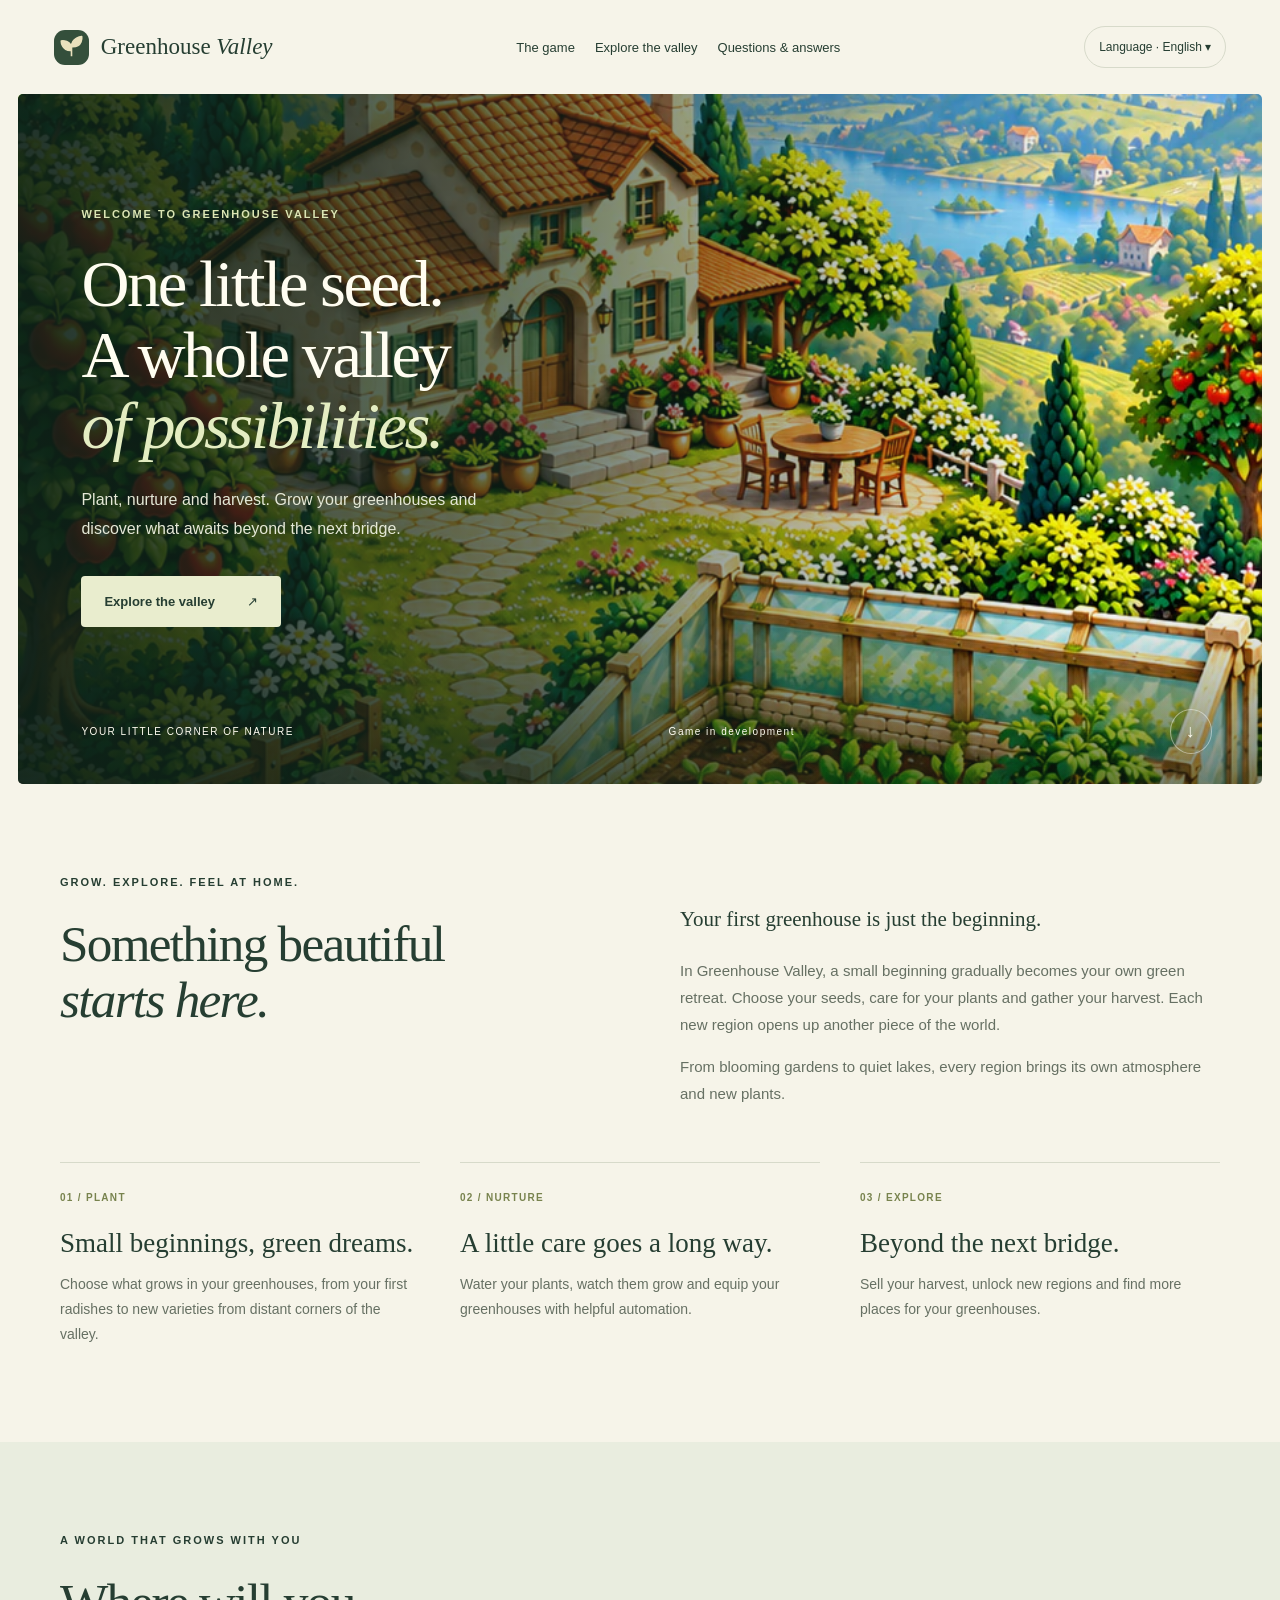
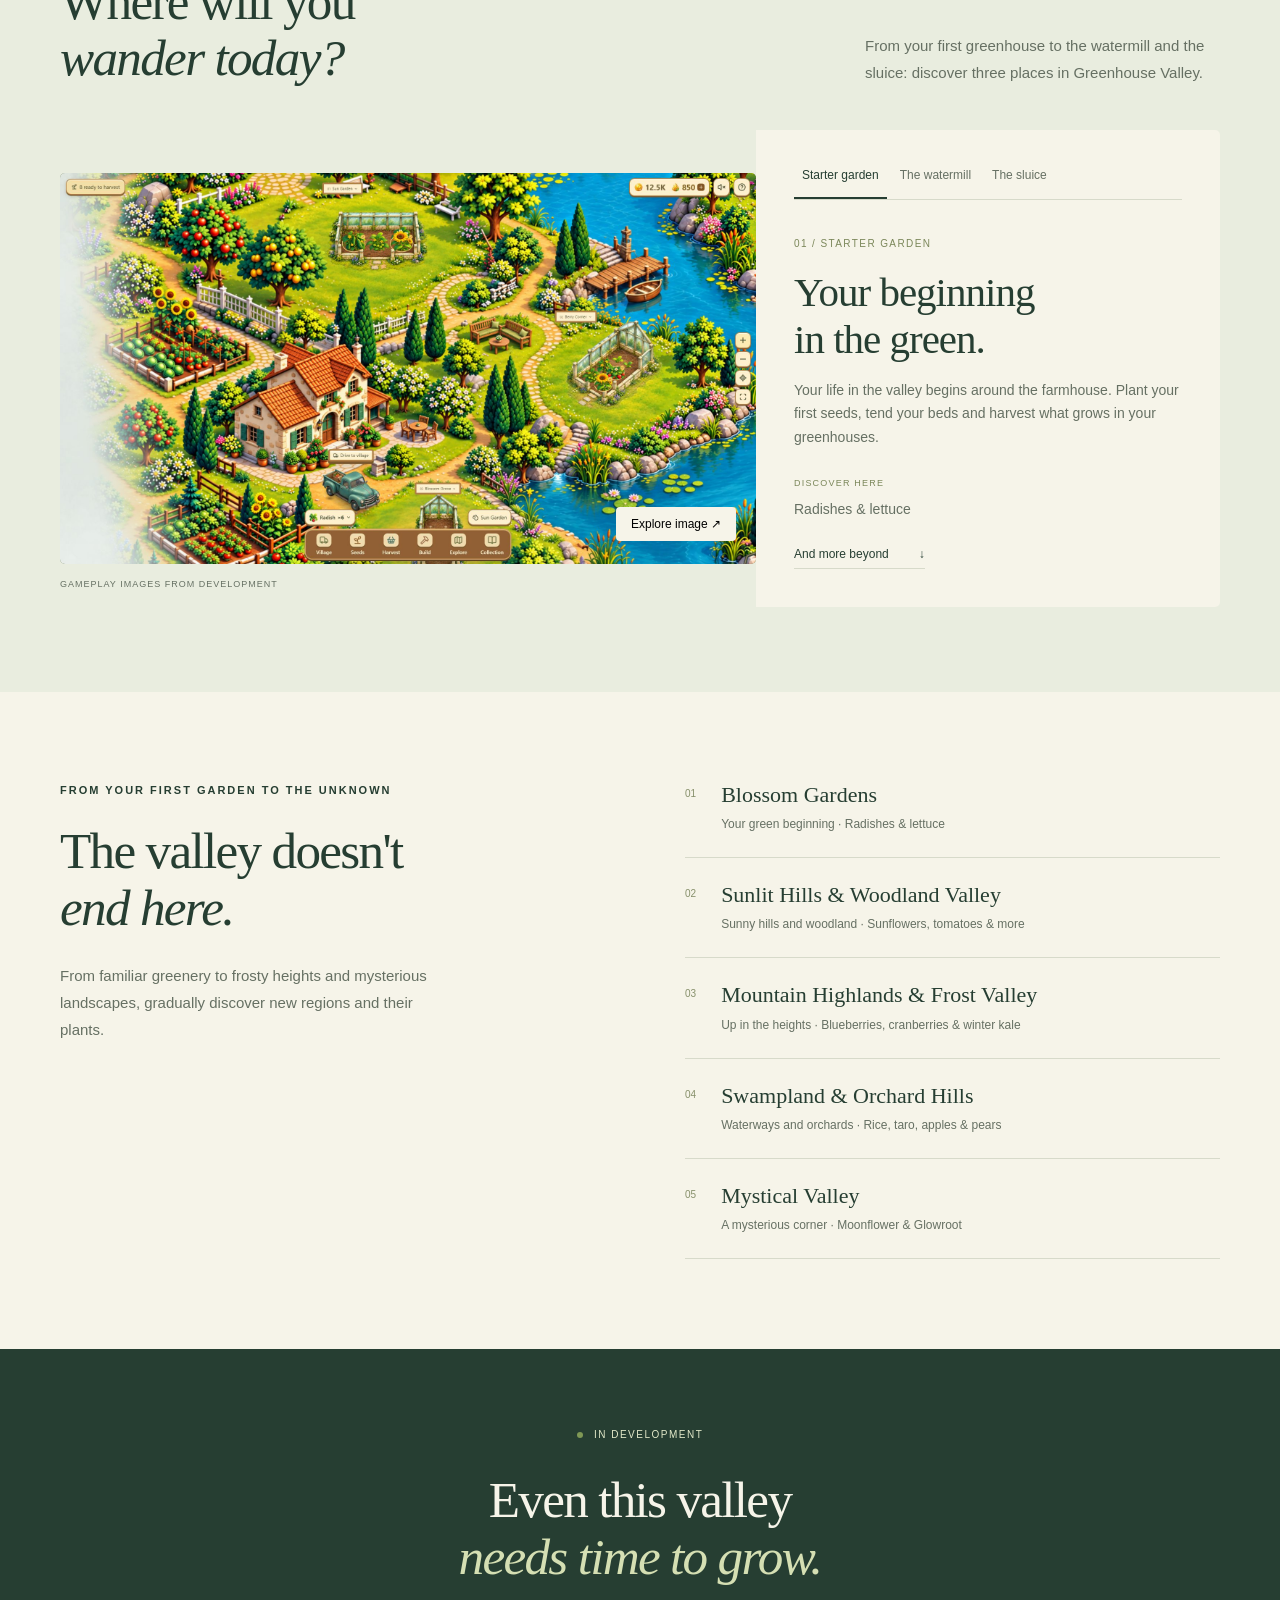
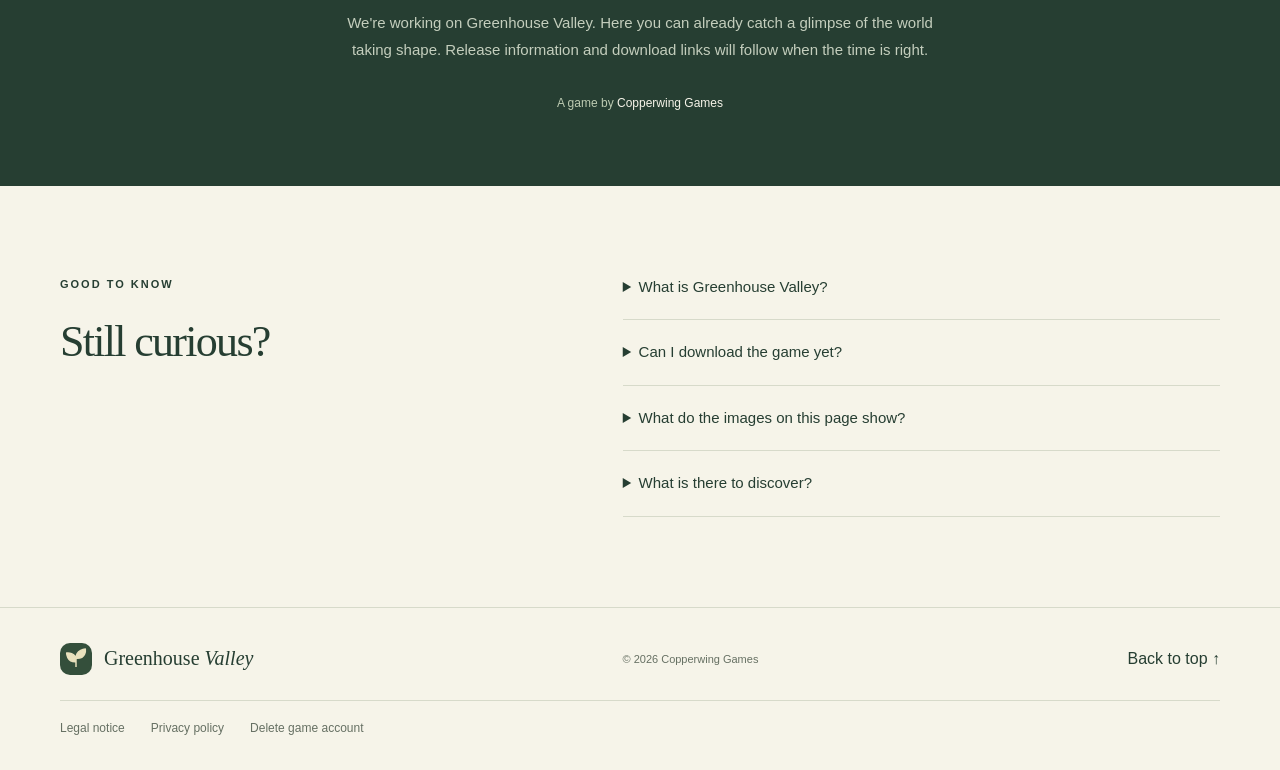
<file: index.html>
<!doctype html>
<html lang="en-US">
<head>
  <meta charset="utf-8">
  <meta name="viewport" content="width=device-width,initial-scale=1">
  <title>Greenhouse Valley – Your little corner of nature</title>
  <meta name="description" content="Discover Greenhouse Valley: plant, nurture and harvest in your greenhouses and explore a valley of lakes, forests and new possibilities.">
  <meta name="theme-color" content="#243e32">
  <link rel="icon" href="assets/leaf.svg" type="image/svg+xml">
  <link rel="stylesheet" href="style.css">
  <script src="app.js" defer></script>
<link rel="canonical" href="https://greenhousevalley.net/">
<link rel="alternate" hreflang="en-US" href="https://greenhousevalley.net/">
<link rel="alternate" hreflang="de-DE" href="https://greenhousevalley.net/de.html">
<link rel="alternate" hreflang="es-ES" href="https://greenhousevalley.net/es.html">
<link rel="alternate" hreflang="fr-FR" href="https://greenhousevalley.net/fr.html">
<link rel="alternate" hreflang="pt-BR" href="https://greenhousevalley.net/pt-BR.html">
<link rel="alternate" hreflang="ja-JP" href="https://greenhousevalley.net/ja.html">
<link rel="alternate" hreflang="x-default" href="https://greenhousevalley.net/">
</head>
<body id="top">
<a class="skip" href="#main">Skip to content</a>
<header class="header">
  <a class="brand" href="#top"><img src="assets/leaf.svg" width="35" height="35" alt=""><span>Greenhouse <b>Valley</b></span></a>
  <nav aria-label="Main navigation"><a href="#spiel">The game</a><a href="#entdecken">Explore the valley</a><a href="#fragen">Questions &amp; answers</a></nav>
  <a class="header-link" href="#entwicklung"><span class="dot"></span> In development</a>
<details class="language-picker"><summary>Language · English</summary><nav aria-label="Language"><a href="index.html" lang="en-US" hreflang="en-US" aria-current="page">English</a><a href="de.html" lang="de-DE" hreflang="de-DE">Deutsch</a><a href="es.html" lang="es-ES" hreflang="es-ES">Español</a><a href="fr.html" lang="fr-FR" hreflang="fr-FR">Français</a><a href="pt-BR.html" lang="pt-BR" hreflang="pt-BR">Português (Brasil)</a><a href="ja.html" lang="ja-JP" hreflang="ja-JP">日本語</a></nav></details></header>
<main id="main">
  <section class="hero">
    <picture class="hero-art"><source media="(max-width: 650px)" srcset="assets/loading-farm-portrait-v1.webp"><img src="assets/loading-farm-landscape-v1.webp" alt="Farmhouse, plants and greenhouse overlooking a wide valley" fetchpriority="high"></picture>
    <div class="hero-shade"></div>
    <div class="hero-copy">
      <p class="eyebrow">WELCOME TO GREENHOUSE VALLEY</p>
      <h1>One little seed.<br>A whole valley<br><em>of possibilities.</em></h1>
      <p>Plant, nurture and harvest. Grow your greenhouses and discover what awaits beyond the next bridge.</p>
      <a class="button cream" href="#entdecken">Explore the valley <span aria-hidden="true">↗</span></a>
    </div>
    <div class="hero-bottom"><span>YOUR LITTLE CORNER OF NATURE</span><span>Game in development</span><a href="#spiel" aria-label="Continue to the game overview">↓</a></div>
  </section>
  <section class="intro section" id="spiel">
    <div><p class="eyebrow">GROW. EXPLORE. FEEL AT HOME.</p><h2>Something beautiful<br><em>starts here.</em></h2></div>
    <div class="intro-copy"><p class="lead">Your first greenhouse is just the beginning.</p><p>In Greenhouse Valley, a small beginning gradually becomes your own green retreat. Choose your seeds, care for your plants and gather your harvest. Each new region opens up another piece of the world.</p><p>From blooming gardens to quiet lakes, every region brings its own atmosphere and new plants.</p></div>
  </section>
  <section class="loop section" aria-label="What awaits you in the game">
    <article><span class="step">01 / PLANT</span><h3>Small beginnings, green dreams.</h3><p>Choose what grows in your greenhouses, from your first radishes to new varieties from distant corners of the valley.</p></article>
    <article><span class="step">02 / NURTURE</span><h3>A little care goes a long way.</h3><p>Water your plants, watch them grow and equip your greenhouses with helpful automation.</p></article>
    <article><span class="step">03 / EXPLORE</span><h3>Beyond the next bridge.</h3><p>Sell your harvest, unlock new regions and find more places for your greenhouses.</p></article>
  </section>
  <section class="discover" id="entdecken">
    <div class="section section-heading"><div><p class="eyebrow">A WORLD THAT GROWS WITH YOU</p><h2>Where will you<br><em>wander today?</em></h2></div><p>From your first greenhouse to the watermill and the sluice: discover three places in Greenhouse Valley.</p></div>
    <div class="explorer section">
      <div class="region-photo"><button class="enlarge" id="enlarge" aria-label="Enlarge gameplay image"><img id="region-image" src="assets/greenhouse-starter.webp" width="1920" height="1080" alt="Starter garden with farmhouse and planted greenhouses" loading="lazy"><span>Explore image ↗</span></button><span class="photo-note">GAMEPLAY IMAGES FROM DEVELOPMENT</span></div>
      <div class="region-content">
        <div class="region-tabs" role="group" aria-label="Choose a region"><button class="active" data-region="starter" aria-pressed="true">Starter garden</button><button data-region="mill" aria-pressed="false">The watermill</button><button data-region="sluice" aria-pressed="false">The sluice</button></div>
        <div aria-live="polite" aria-atomic="true"><p class="region-number" id="region-number">01 / STARTER GARDEN</p><h3 id="region-title">Your beginning<br>in the green.</h3><p id="region-description">Your life in the valley begins around the farmhouse. Plant your first seeds, tend your beds and harvest what grows in your greenhouses.</p><div class="crop"><span>DISCOVER HERE</span><p id="region-crops">Radishes &amp; lettuce</p></div></div>
        <a class="text-link" href="#welt">And more beyond <span aria-hidden="true">↓</span></a>
      </div>
    </div>
  </section>
  <section class="world section" id="welt">
    <div><p class="eyebrow">FROM YOUR FIRST GARDEN TO THE UNKNOWN</p><h2>The valley doesn't<br><em>end here.</em></h2><p>From familiar greenery to frosty heights and mysterious landscapes, gradually discover new regions and their plants.</p></div>
    <ol class="places">
      <li><span>01</span><div><h3>Blossom Gardens</h3><p>Your green beginning · Radishes &amp; lettuce</p></div></li>
      <li><span>02</span><div><h3>Sunlit Hills &amp; Woodland Valley</h3><p>Sunny hills and woodland · Sunflowers, tomatoes &amp; more</p></div></li>
      <li><span>03</span><div><h3>Mountain Highlands &amp; Frost Valley</h3><p>Up in the heights · Blueberries, cranberries &amp; winter kale</p></div></li>
      <li><span>04</span><div><h3>Swampland &amp; Orchard Hills</h3><p>Waterways and orchards · Rice, taro, apples &amp; pears</p></div></li>
      <li><span>05</span><div><h3>Mystical Valley</h3><p>A mysterious corner · Moonflower &amp; Glowroot</p></div></li>
    </ol>
  </section>
  <section class="development" id="entwicklung"><div class="section"><span class="status"><span class="dot"></span> IN DEVELOPMENT</span><h2>Even this valley<br><em>needs time to grow.</em></h2><p>We're working on Greenhouse Valley. Here you can already catch a glimpse of the world taking shape. Release information and download links will follow when the time is right.</p><span class="signature">A game by <b>Copperwing Games</b></span></div></section>
  <section class="faq section" id="fragen"><div><p class="eyebrow">GOOD TO KNOW</p><h2>Still curious?</h2></div><div><details><summary>What is Greenhouse Valley?</summary><p>A game about greenhouses, plants and exploring a connected world. Plant seeds, care for your crops and gradually unlock new regions.</p></details><details><summary>Can I download the game yet?</summary><p>Greenhouse Valley is in development. There is no public download or confirmed release date yet. You'll find the details here as soon as they're available.</p></details><details><summary>What do the images on this page show?</summary><p>The hero artwork comes from the game's loading screen. The three region images show gameplay with the interface and greenhouses: the starter garden, the watermill and the sluice. All images are from development and may change.</p></details><details><summary>What is there to discover?</summary><p>Blooming gardens, lakes, forests, meadows, vineyards, orchards and more. New regions bring new plant varieties, more places for your greenhouses and new gameplay mechanics. Every region you unlock offers new possibilities to explore.</p></details></div></section>
</main>
<footer class="section"><a class="brand" href="#top"><img src="assets/leaf.svg" width="32" height="32" alt=""><span>Greenhouse <b>Valley</b></span></a><span>© 2026 Copperwing Games</span><a href="#top">Back to top ↑</a><nav class="legal-links" aria-label="Legal information and game account"><a href="https://copperwinggames.com/impressum/#en">Legal notice</a><a href="https://copperwinggames.com/greenhouse-valley/privacy/#en">Privacy policy</a><a href="https://copperwinggames.com/greenhouse-valley/delete-account/#en">Delete game account</a></nav></footer>
<dialog id="lightbox" aria-label="Gameplay image"><button class="close" aria-label="Close gameplay image">Close ×</button><img alt=""><p>Gameplay image · Game in development</p></dialog>
<script type="application/json" id="page-data">{"regions":{"starter":{"image":"assets/greenhouse-starter.webp","alt":"Starter garden with farmhouse and planted greenhouses","number":"01 / STARTER GARDEN","title":"Your beginning\nin the green.","description":"Your life in the valley begins around the farmhouse. Plant your first seeds, tend your beds and harvest what grows in your greenhouses.","crops":"Radishes & lettuce","position":"center"},"mill":{"image":"assets/greenhouse-watermill.webp","alt":"Watermill and copper Art Nouveau greenhouse with plants at different growth stages","number":"02 / THE WATERMILL","title":"Where the mill\nstands by the river.","description":"The watermill sits between green meadows and flowing water. Nearby, plants grow in a copper Art Nouveau greenhouse — a new place for your next harvest.","crops":"Black Cherry Tomatoes & melons","position":"center"},"sluice":{"image":"assets/greenhouse-sluice.webp","alt":"Wooden sluice and a Woodland Atelier greenhouse with rice and taro","number":"03 / THE SLUICE","title":"New paths\nby the water.","description":"Wooden bridges, water lilies and branching waterways shape the landscape around the sluice. Rice and taro grow here in the Woodland Atelier greenhouse.","crops":"Rice & taro","position":"center"}},"caption":"Gameplay image · Game in development"}</script>
</body>
</html>
</file>
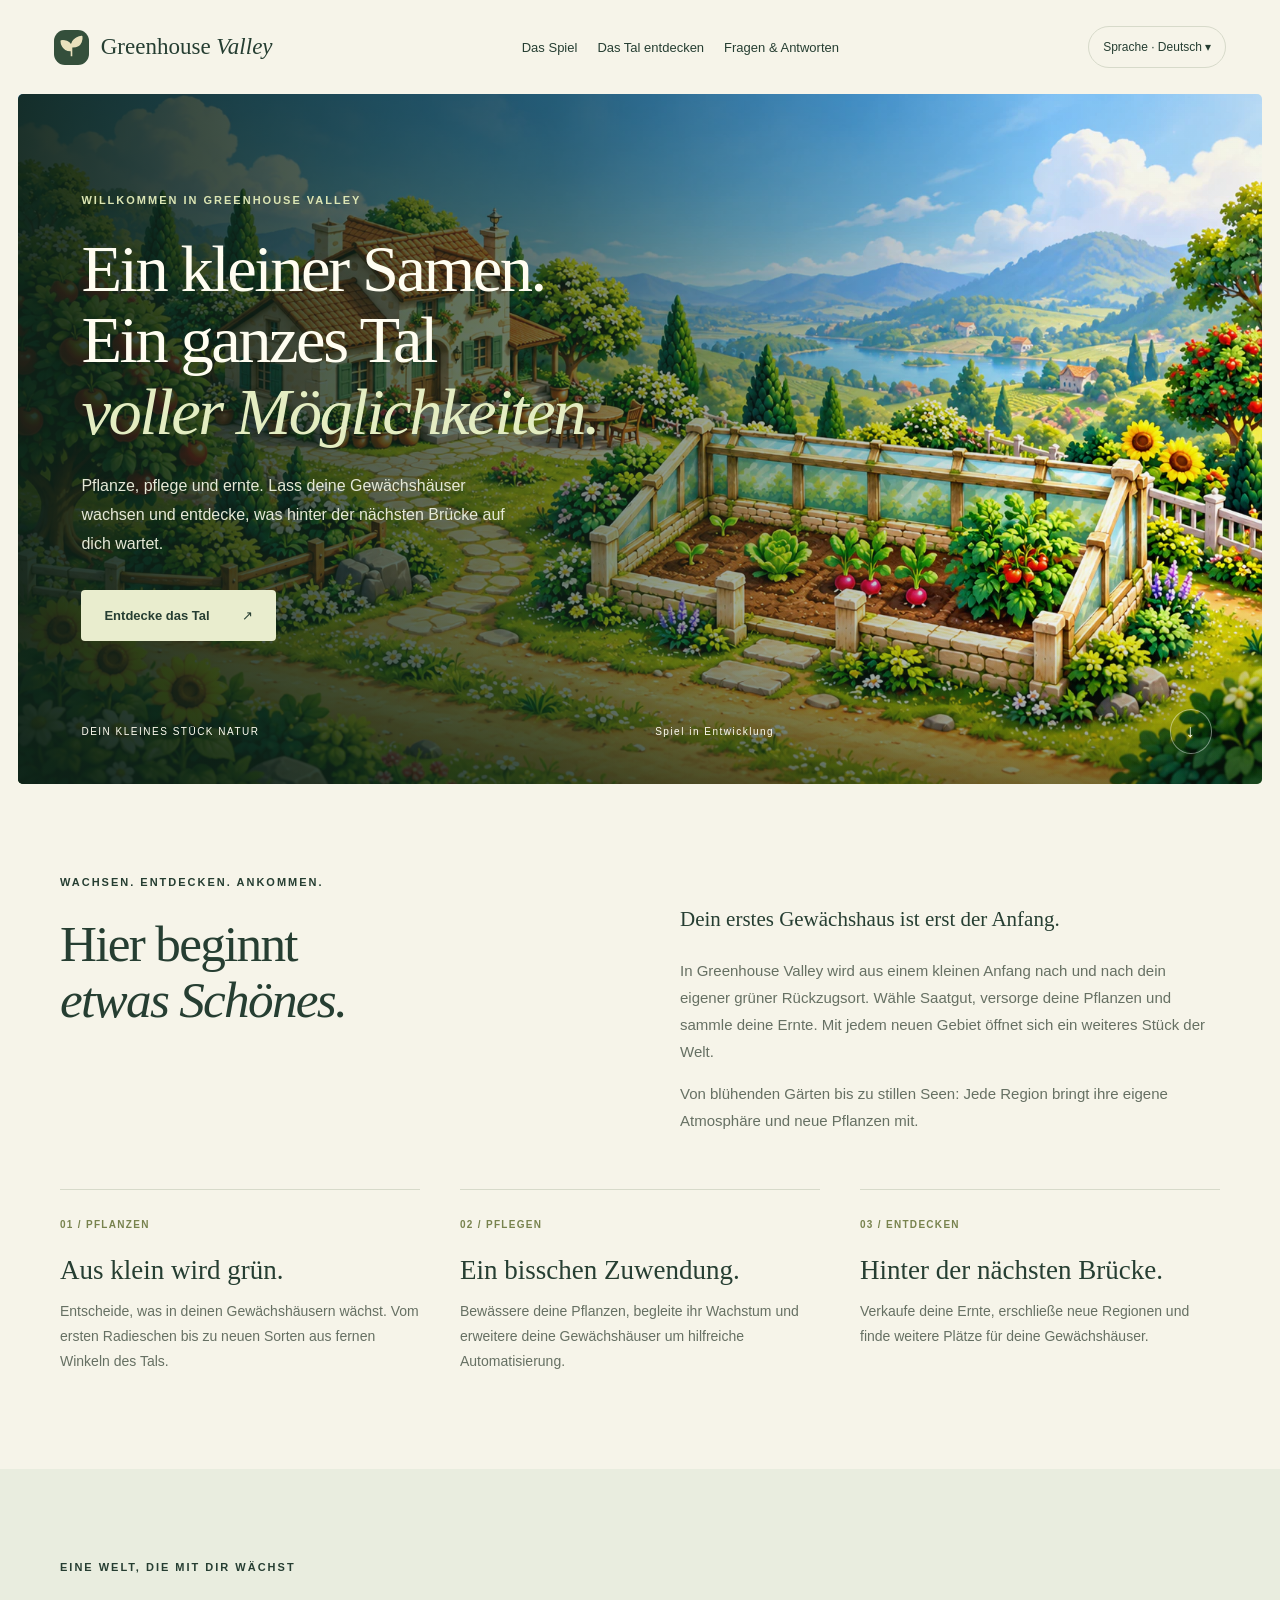
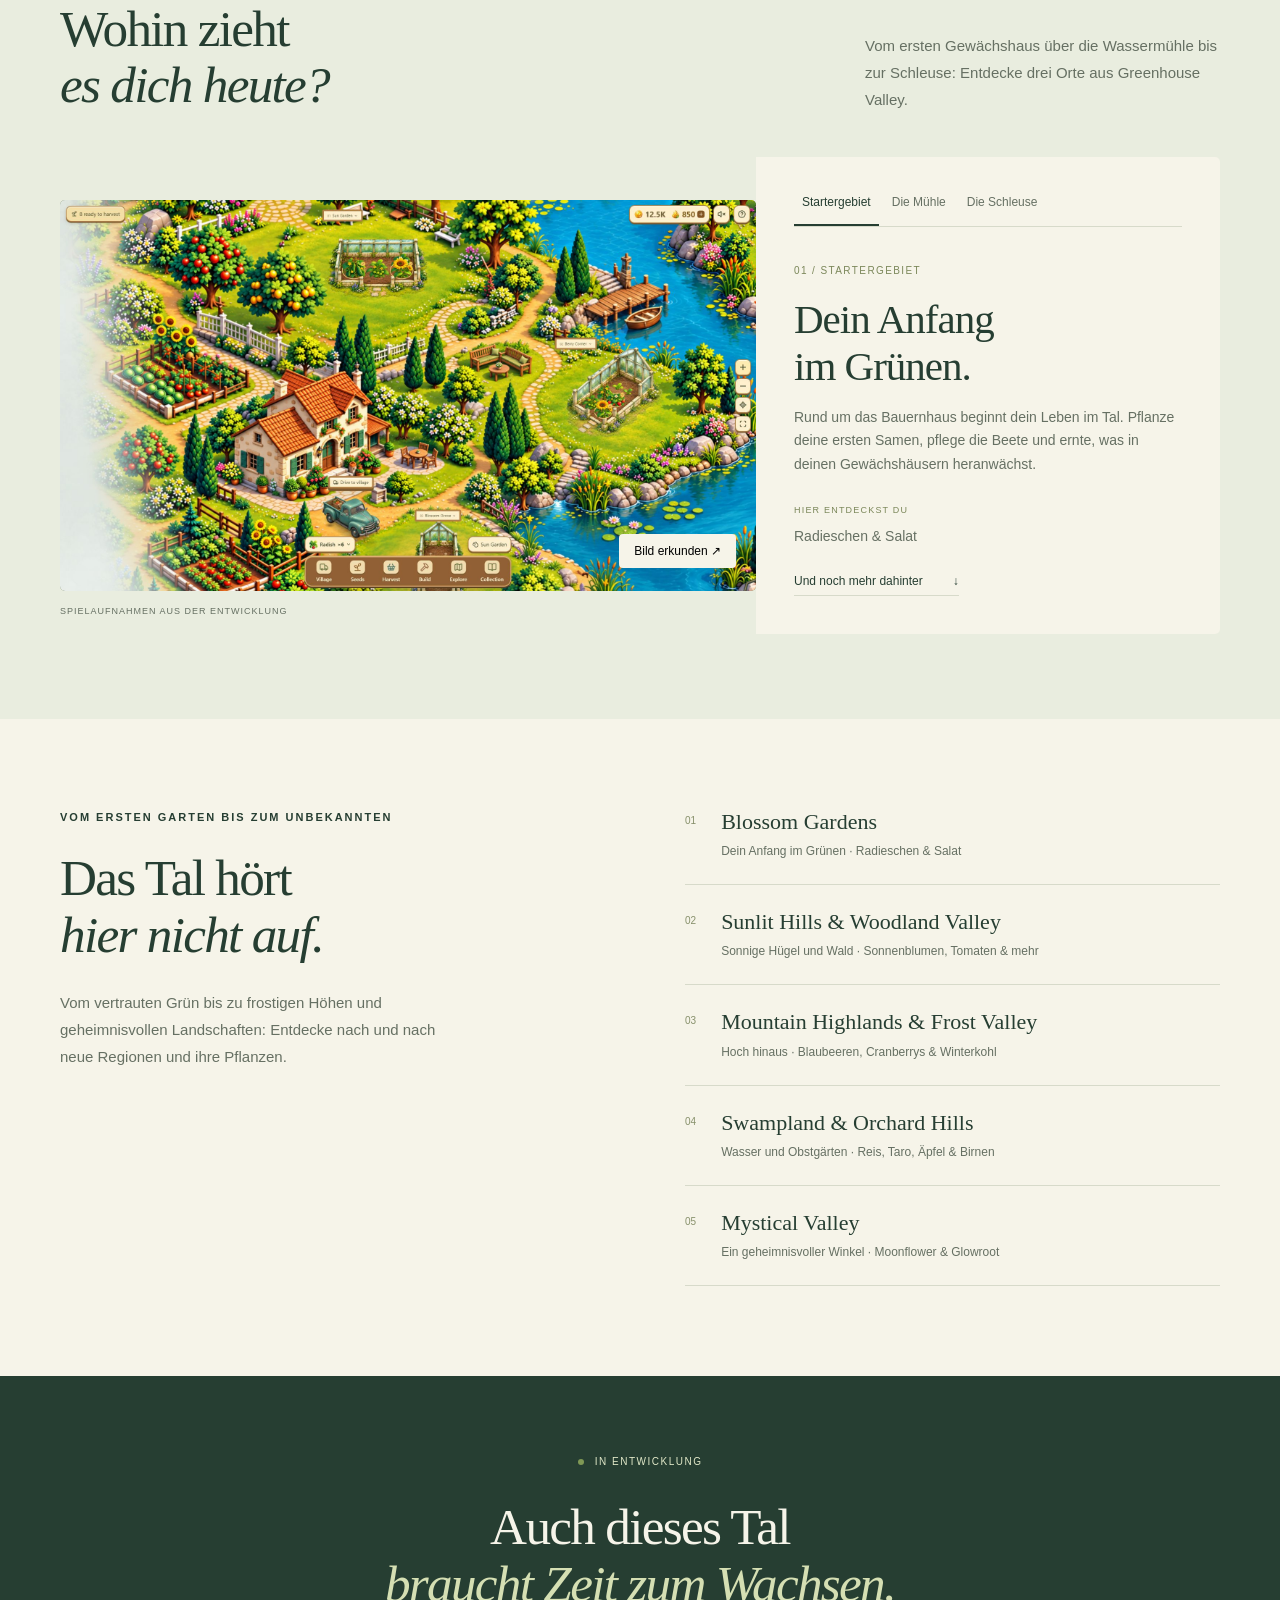
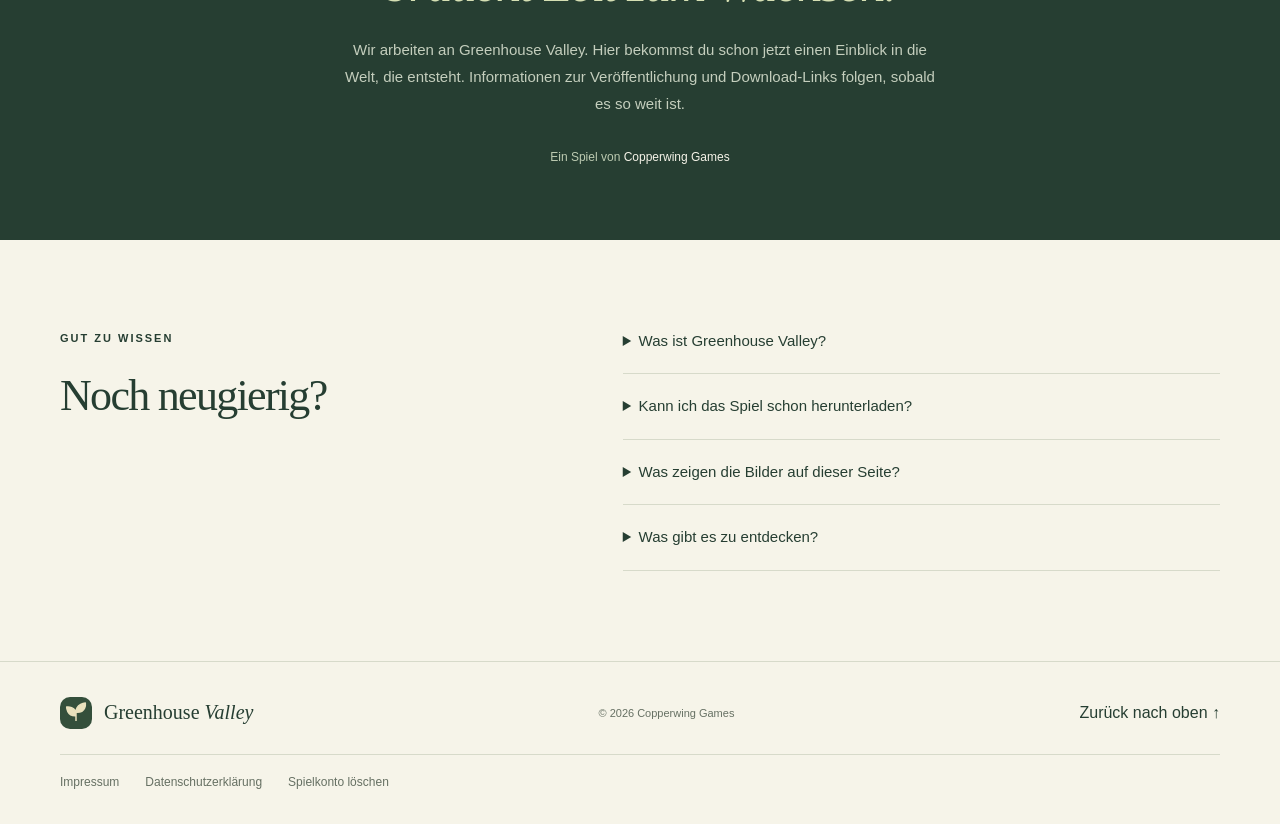
<file: de.html>
<!doctype html>
<html lang="de-DE">
<head>
  <meta charset="utf-8">
  <meta name="viewport" content="width=device-width,initial-scale=1">
  <title>Greenhouse Valley – Dein kleines Stück Natur</title>
  <meta name="description" content="Entdecke Greenhouse Valley: Pflanze, pflege und ernte in deinen Gewächshäusern und erkunde ein Tal voller Seen, Wälder und neuer Möglichkeiten.">
  <meta name="theme-color" content="#243e32">
  <link rel="icon" href="assets/leaf.svg" type="image/svg+xml">
  <link rel="stylesheet" href="style.css">
  <script src="app.js" defer></script>
<link rel="canonical" href="https://greenhousevalley.net/de.html">
<link rel="alternate" hreflang="en-US" href="https://greenhousevalley.net/">
<link rel="alternate" hreflang="de-DE" href="https://greenhousevalley.net/de.html">
<link rel="alternate" hreflang="es-ES" href="https://greenhousevalley.net/es.html">
<link rel="alternate" hreflang="fr-FR" href="https://greenhousevalley.net/fr.html">
<link rel="alternate" hreflang="pt-BR" href="https://greenhousevalley.net/pt-BR.html">
<link rel="alternate" hreflang="ja-JP" href="https://greenhousevalley.net/ja.html">
<link rel="alternate" hreflang="x-default" href="https://greenhousevalley.net/">
</head>
<body id="top">
<a class="skip" href="#main">Zum Inhalt</a>
<header class="header">
  <a class="brand" href="#top"><img src="assets/leaf.svg" width="35" height="35" alt=""><span>Greenhouse <b>Valley</b></span></a>
  <nav aria-label="Hauptnavigation"><a href="#spiel">Das Spiel</a><a href="#entdecken">Das Tal entdecken</a><a href="#fragen">Fragen &amp; Antworten</a></nav>
  <a class="header-link" href="#entwicklung"><span class="dot"></span> In Entwicklung</a>
<details class="language-picker"><summary>Sprache · Deutsch</summary><nav aria-label="Sprache"><a href="index.html" lang="en-US" hreflang="en-US">English</a><a href="de.html" lang="de-DE" hreflang="de-DE" aria-current="page">Deutsch</a><a href="es.html" lang="es-ES" hreflang="es-ES">Español</a><a href="fr.html" lang="fr-FR" hreflang="fr-FR">Français</a><a href="pt-BR.html" lang="pt-BR" hreflang="pt-BR">Português (Brasil)</a><a href="ja.html" lang="ja-JP" hreflang="ja-JP">日本語</a></nav></details></header>
<main id="main">
  <section class="hero">
    <picture class="hero-art"><source media="(max-width: 650px)" srcset="assets/loading-farm-portrait-v1.webp"><img src="assets/loading-farm-landscape-v1.webp" alt="Ladebildschirm von Greenhouse Valley mit Bauernhaus, Pflanzen und Gewächshaus vor einer weiten Tallandschaft" fetchpriority="high"></picture>
    <div class="hero-shade"></div>
    <div class="hero-copy">
      <p class="eyebrow">WILLKOMMEN IN GREENHOUSE VALLEY</p>
      <h1>Ein kleiner Samen.<br>Ein ganzes Tal<br><em>voller Möglichkeiten.</em></h1>
      <p>Pflanze, pflege und ernte. Lass deine Gewächshäuser wachsen und entdecke, was hinter der nächsten Brücke auf dich wartet.</p>
      <a class="button cream" href="#entdecken">Entdecke das Tal <span aria-hidden="true">↗</span></a>
    </div>
    <div class="hero-bottom"><span>DEIN KLEINES STÜCK NATUR</span><span>Spiel in Entwicklung</span><a href="#spiel" aria-label="Weiter zum Spielüberblick">↓</a></div>
  </section>
  <section class="intro section" id="spiel">
    <div><p class="eyebrow">WACHSEN. ENTDECKEN. ANKOMMEN.</p><h2>Hier beginnt<br><em>etwas Schönes.</em></h2></div>
    <div class="intro-copy"><p class="lead">Dein erstes Gewächshaus ist erst der Anfang.</p><p>In Greenhouse Valley wird aus einem kleinen Anfang nach und nach dein eigener grüner Rückzugsort. Wähle Saatgut, versorge deine Pflanzen und sammle deine Ernte. Mit jedem neuen Gebiet öffnet sich ein weiteres Stück der Welt.</p><p>Von blühenden Gärten bis zu stillen Seen: Jede Region bringt ihre eigene Atmosphäre und neue Pflanzen mit.</p></div>
  </section>
  <section class="loop section" aria-label="Das erwartet dich im Spiel">
    <article><span class="step">01 / PFLANZEN</span><h3>Aus klein wird grün.</h3><p>Entscheide, was in deinen Gewächshäusern wächst. Vom ersten Radieschen bis zu neuen Sorten aus fernen Winkeln des Tals.</p></article>
    <article><span class="step">02 / PFLEGEN</span><h3>Ein bisschen Zuwendung.</h3><p>Bewässere deine Pflanzen, begleite ihr Wachstum und erweitere deine Gewächshäuser um hilfreiche Automatisierung.</p></article>
    <article><span class="step">03 / ENTDECKEN</span><h3>Hinter der nächsten Brücke.</h3><p>Verkaufe deine Ernte, erschließe neue Regionen und finde weitere Plätze für deine Gewächshäuser.</p></article>
  </section>
  <section class="discover" id="entdecken">
    <div class="section section-heading"><div><p class="eyebrow">EINE WELT, DIE MIT DIR WÄCHST</p><h2>Wohin zieht<br><em>es dich heute?</em></h2></div><p>Vom ersten Gewächshaus über die Wassermühle bis zur Schleuse: Entdecke drei Orte aus Greenhouse Valley.</p></div>
    <div class="explorer section">
      <div class="region-photo"><button class="enlarge" id="enlarge" aria-label="Spielbild vergrößern"><img id="region-image" src="assets/greenhouse-starter.webp" width="1920" height="1080" alt="Startergebiet mit Bauernhaus und bepflanzten Gewächshäusern in Greenhouse Valley" loading="lazy"><span>Bild erkunden ↗</span></button><span class="photo-note">SPIELAUFNAHMEN AUS DER ENTWICKLUNG</span></div>
      <div class="region-content">
        <div class="region-tabs" role="group" aria-label="Region auswählen"><button class="active" data-region="starter" aria-pressed="true">Startergebiet</button><button data-region="mill" aria-pressed="false">Die Mühle</button><button data-region="sluice" aria-pressed="false">Die Schleuse</button></div>
        <div aria-live="polite" aria-atomic="true"><p class="region-number" id="region-number">01 / STARTERGEBIET</p><h3 id="region-title">Dein Anfang<br>im Grünen.</h3><p id="region-description">Rund um das Bauernhaus beginnt dein Leben im Tal. Pflanze deine ersten Samen, pflege die Beete und ernte, was in deinen Gewächshäusern heranwächst.</p><div class="crop"><span>HIER ENTDECKST DU</span><p id="region-crops">Radieschen &amp; Salat</p></div></div>
        <a class="text-link" href="#welt">Und noch mehr dahinter <span aria-hidden="true">↓</span></a>
      </div>
    </div>
  </section>
  <section class="world section" id="welt">
    <div><p class="eyebrow">VOM ERSTEN GARTEN BIS ZUM UNBEKANNTEN</p><h2>Das Tal hört<br><em>hier nicht auf.</em></h2><p>Vom vertrauten Grün bis zu frostigen Höhen und geheimnisvollen Landschaften: Entdecke nach und nach neue Regionen und ihre Pflanzen.</p></div>
    <ol class="places">
      <li><span>01</span><div><h3>Blossom Gardens</h3><p>Dein Anfang im Grünen · Radieschen &amp; Salat</p></div></li>
      <li><span>02</span><div><h3>Sunlit Hills &amp; Woodland Valley</h3><p>Sonnige Hügel und Wald · Sonnenblumen, Tomaten &amp; mehr</p></div></li>
      <li><span>03</span><div><h3>Mountain Highlands &amp; Frost Valley</h3><p>Hoch hinaus · Blaubeeren, Cranberrys &amp; Winterkohl</p></div></li>
      <li><span>04</span><div><h3>Swampland &amp; Orchard Hills</h3><p>Wasser und Obstgärten · Reis, Taro, Äpfel &amp; Birnen</p></div></li>
      <li><span>05</span><div><h3>Mystical Valley</h3><p>Ein geheimnisvoller Winkel · Moonflower &amp; Glowroot</p></div></li>
    </ol>
  </section>
  <section class="development" id="entwicklung"><div class="section"><span class="status"><span class="dot"></span> IN ENTWICKLUNG</span><h2>Auch dieses Tal<br><em>braucht Zeit zum Wachsen.</em></h2><p>Wir arbeiten an Greenhouse Valley. Hier bekommst du schon jetzt einen Einblick in die Welt, die entsteht. Informationen zur Veröffentlichung und Download-Links folgen, sobald es so weit ist.</p><span class="signature">Ein Spiel von <b>Copperwing Games</b></span></div></section>
  <section class="faq section" id="fragen"><div><p class="eyebrow">GUT ZU WISSEN</p><h2>Noch neugierig?</h2></div><div><details><summary>Was ist Greenhouse Valley?</summary><p>Ein Spiel rund um Gewächshäuser, Pflanzen und das Erkunden einer zusammenhängenden Welt. Du pflanzt Saatgut, kümmerst dich um deine Ernte und erschließt nach und nach weitere Regionen.</p></details><details><summary>Kann ich das Spiel schon herunterladen?</summary><p>Greenhouse Valley befindet sich in Entwicklung. Einen öffentlichen Download und einen bestätigten Veröffentlichungstermin gibt es derzeit noch nicht. Sobald sie verfügbar sind, findest du die Informationen hier.</p></details><details><summary>Was zeigen die Bilder auf dieser Seite?</summary><p>Das Titelbild stammt aus dem Ladebildschirm des Spiels. Die drei Regionsbilder zeigen Spielaufnahmen mit Oberfläche und Gewächshäusern: das Startergebiet, die Mühle und die Schleuse. Alle Bilder stammen aus der Entwicklung; die Gestaltung kann sich noch ändern.</p></details><details><summary>Was gibt es zu entdecken?</summary><p>Blühende Gärten, Seen, Wälder, Wiesen, Weinberge, Obstgärten und weitere Regionen. Neue Gebiete bringen neue Pflanzensorten, weitere Plätze für deine Gewächshäuser und neue Spielmechaniken mit. So gibt es mit jeder freigeschalteten Region neue Möglichkeiten zu entdecken.</p></details></div></section>
</main>
<footer class="section"><a class="brand" href="#top"><img src="assets/leaf.svg" width="32" height="32" alt=""><span>Greenhouse <b>Valley</b></span></a><span>© 2026 Copperwing Games</span><a href="#top">Zurück nach oben ↑</a><nav class="legal-links" aria-label="Rechtliches und Spielkonto"><a href="https://copperwinggames.com/impressum/#de">Impressum</a><a href="https://copperwinggames.com/greenhouse-valley/privacy/#de">Datenschutzerklärung</a><a href="https://copperwinggames.com/greenhouse-valley/delete-account/#de">Spielkonto löschen</a></nav></footer>
<dialog id="lightbox" aria-label="Spielaufnahme"><button class="close" aria-label="Spielaufnahme schließen">Schließen ×</button><img alt=""><p>Spielaufnahme · Spiel in Entwicklung</p></dialog>
<script type="application/json" id="page-data">{"regions":{"starter":{"image":"assets/greenhouse-starter.webp","alt":"Startergebiet mit Bauernhaus und bepflanzten Gewächshäusern in Greenhouse Valley","number":"01 / STARTERGEBIET","title":"Dein Anfang\nim Grünen.","description":"Rund um das Bauernhaus beginnt dein Leben im Tal. Pflanze deine ersten Samen, pflege die Beete und ernte, was in deinen Gewächshäusern heranwächst.","crops":"Radieschen & Salat","position":"center"},"mill":{"image":"assets/greenhouse-watermill.webp","alt":"Wassermühle und kupferfarbenes Jugendstil-Gewächshaus mit Pflanzen in verschiedenen Wachstumsphasen","number":"02 / DIE MÜHLE","title":"Wo die Mühle\nam Fluss steht.","description":"Zwischen grünen Wiesen und fließendem Wasser liegt die Wassermühle. Daneben wachsen Pflanzen im kupferfarbenen Jugendstil-Gewächshaus – ein neuer Ort für deine nächste Ernte.","crops":"Black-Cherry-Tomaten & Melonen","position":"center"},"sluice":{"image":"assets/greenhouse-sluice.webp","alt":"Holzschleuse zwischen Wasserläufen und ein Woodland-Atelier-Gewächshaus mit Reis und Taro","number":"03 / DIE SCHLEUSE","title":"Neue Wege\nam Wasser.","description":"Holzbrücken, Seerosen und verzweigte Wasserläufe prägen die Landschaft rund um die Schleuse. Hier wachsen Reis und Taro im Woodland-Atelier-Gewächshaus.","crops":"Reis & Taro","position":"center"}},"caption":"Spielaufnahme · Spiel in Entwicklung"}</script>
</body>
</html>
</file>
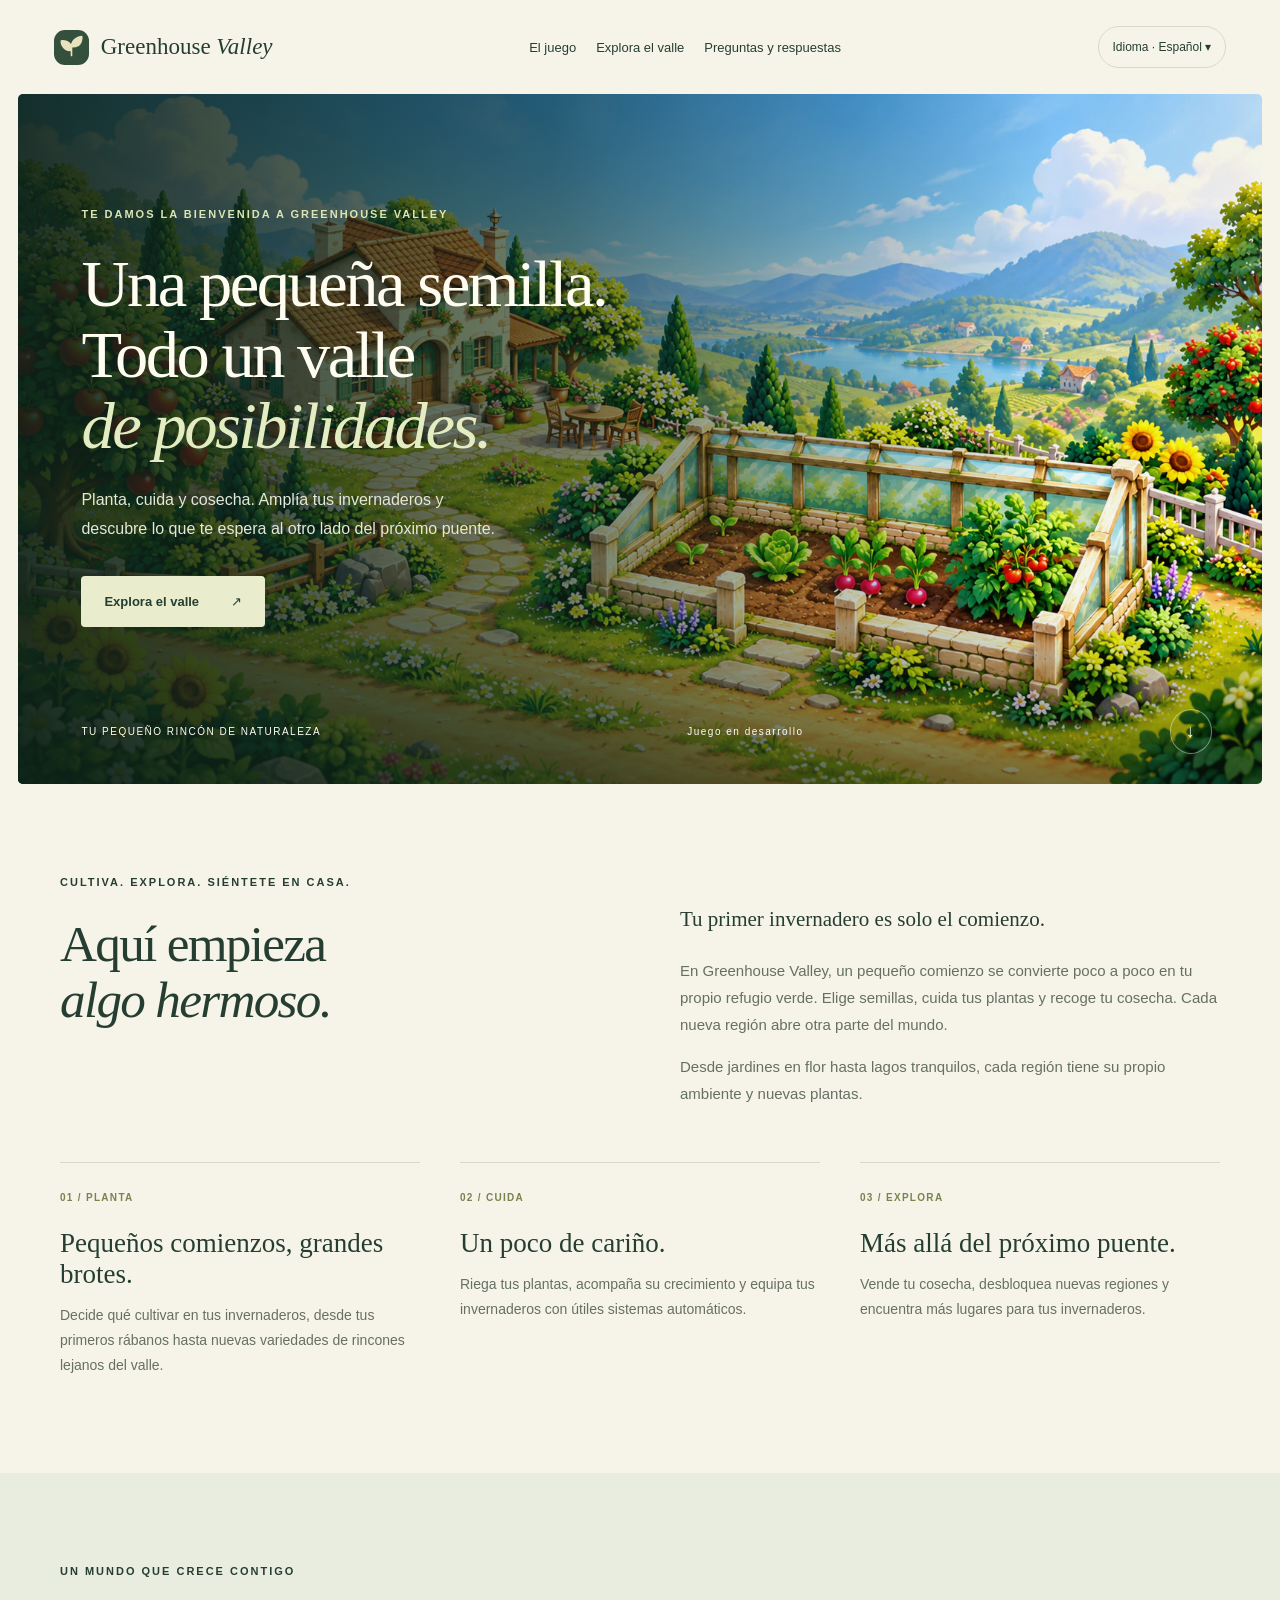
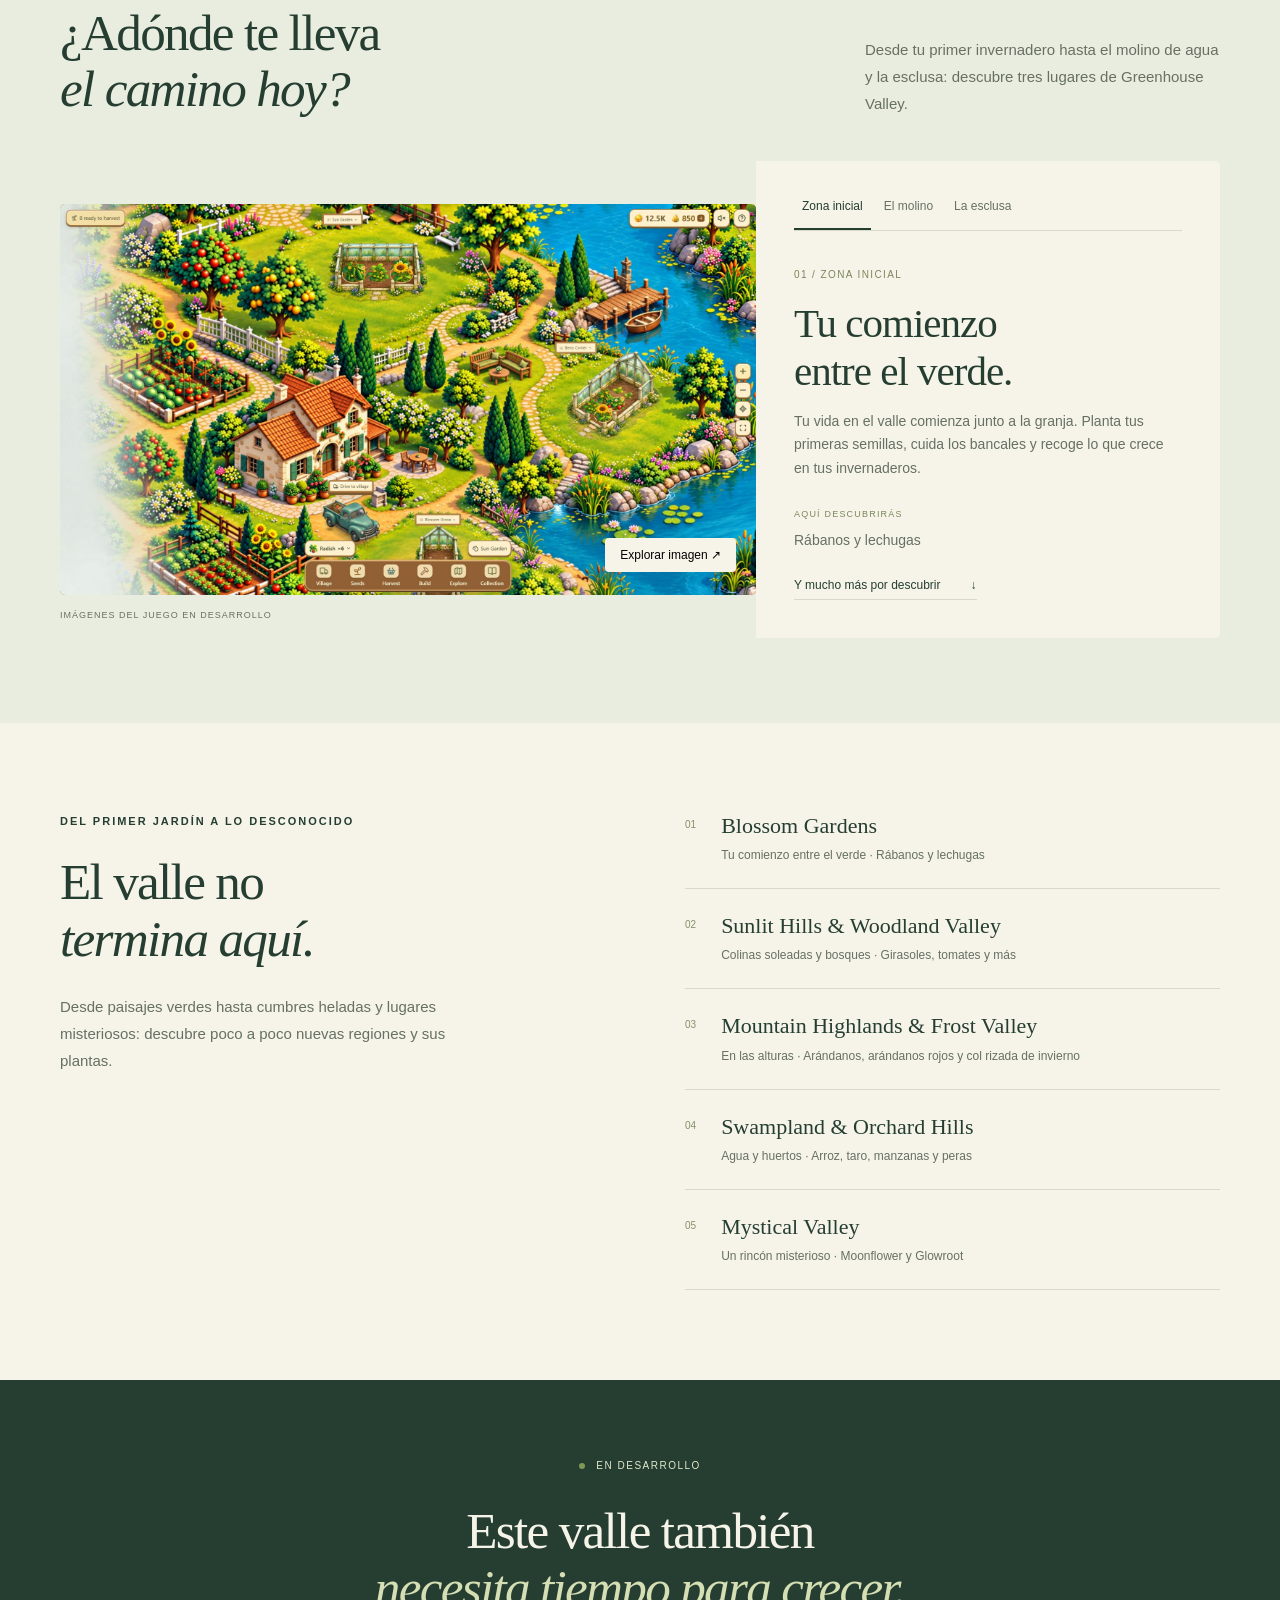
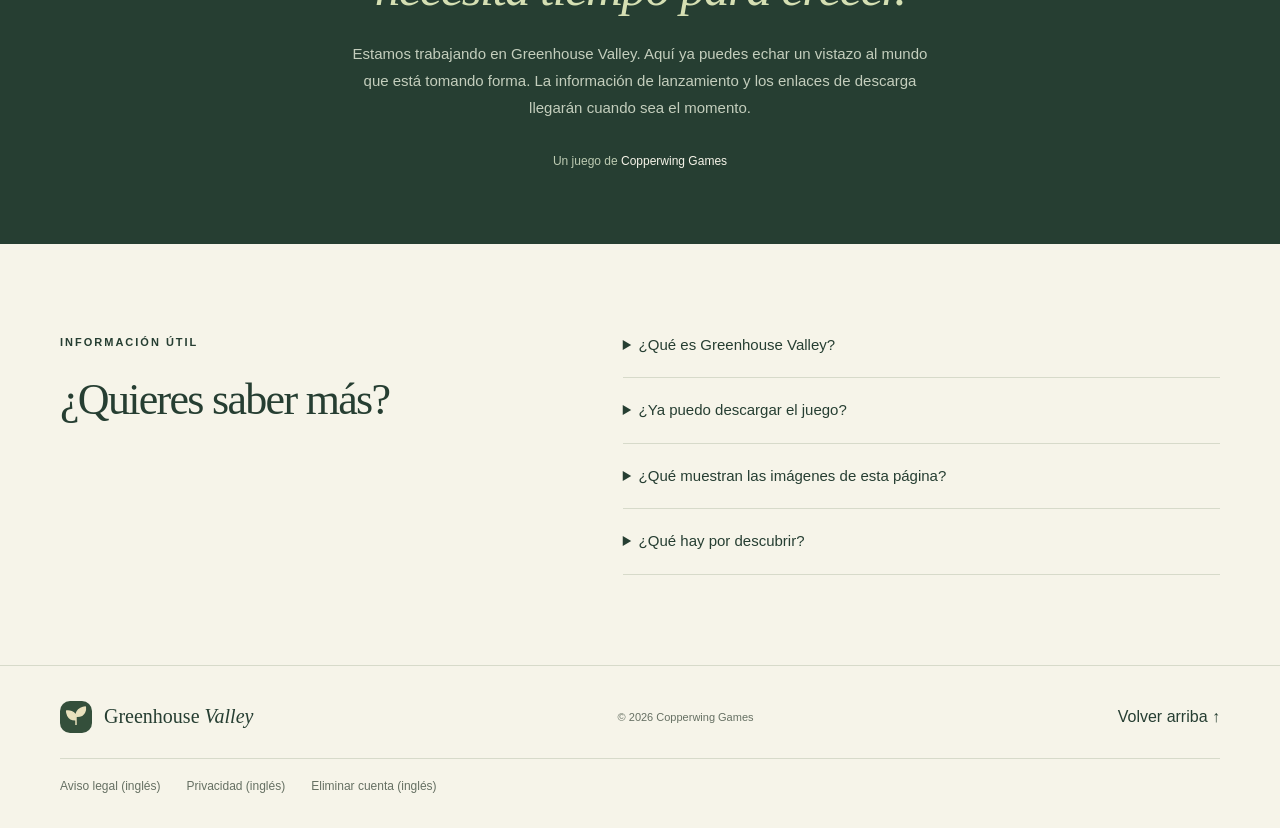
<file: es.html>
<!doctype html>
<html lang="es-ES">
<head>
  <meta charset="utf-8">
  <meta name="viewport" content="width=device-width,initial-scale=1">
  <title>Greenhouse Valley – Tu pequeño rincón de naturaleza</title>
  <meta name="description" content="Descubre Greenhouse Valley: planta, cuida y cosecha en tus invernaderos y explora un valle de lagos, bosques y nuevas posibilidades.">
  <meta name="theme-color" content="#243e32">
  <link rel="icon" href="assets/leaf.svg" type="image/svg+xml">
  <link rel="stylesheet" href="style.css">
  <script src="app.js" defer></script>
<link rel="canonical" href="https://greenhousevalley.net/es.html">
<link rel="alternate" hreflang="en-US" href="https://greenhousevalley.net/">
<link rel="alternate" hreflang="de-DE" href="https://greenhousevalley.net/de.html">
<link rel="alternate" hreflang="es-ES" href="https://greenhousevalley.net/es.html">
<link rel="alternate" hreflang="fr-FR" href="https://greenhousevalley.net/fr.html">
<link rel="alternate" hreflang="pt-BR" href="https://greenhousevalley.net/pt-BR.html">
<link rel="alternate" hreflang="ja-JP" href="https://greenhousevalley.net/ja.html">
<link rel="alternate" hreflang="x-default" href="https://greenhousevalley.net/">
</head>
<body id="top">
<a class="skip" href="#main">Saltar al contenido</a>
<header class="header">
  <a class="brand" href="#top"><img src="assets/leaf.svg" width="35" height="35" alt=""><span>Greenhouse <b>Valley</b></span></a>
  <nav aria-label="Navegación principal"><a href="#spiel">El juego</a><a href="#entdecken">Explora el valle</a><a href="#fragen">Preguntas y respuestas</a></nav>
  <a class="header-link" href="#entwicklung"><span class="dot"></span> En desarrollo</a>
<details class="language-picker"><summary>Idioma · Español</summary><nav aria-label="Idioma"><a href="index.html" lang="en-US" hreflang="en-US">English</a><a href="de.html" lang="de-DE" hreflang="de-DE">Deutsch</a><a href="es.html" lang="es-ES" hreflang="es-ES" aria-current="page">Español</a><a href="fr.html" lang="fr-FR" hreflang="fr-FR">Français</a><a href="pt-BR.html" lang="pt-BR" hreflang="pt-BR">Português (Brasil)</a><a href="ja.html" lang="ja-JP" hreflang="ja-JP">日本語</a></nav></details></header>
<main id="main">
  <section class="hero">
    <picture class="hero-art"><source media="(max-width: 650px)" srcset="assets/loading-farm-portrait-v1.webp"><img src="assets/loading-farm-landscape-v1.webp" alt="Granja, plantas e invernadero con vistas a un amplio valle" fetchpriority="high"></picture>
    <div class="hero-shade"></div>
    <div class="hero-copy">
      <p class="eyebrow">TE DAMOS LA BIENVENIDA A GREENHOUSE VALLEY</p>
      <h1>Una pequeña semilla.<br>Todo un valle<br><em>de posibilidades.</em></h1>
      <p>Planta, cuida y cosecha. Amplía tus invernaderos y descubre lo que te espera al otro lado del próximo puente.</p>
      <a class="button cream" href="#entdecken">Explora el valle <span aria-hidden="true">↗</span></a>
    </div>
    <div class="hero-bottom"><span>TU PEQUEÑO RINCÓN DE NATURALEZA</span><span>Juego en desarrollo</span><a href="#spiel" aria-label="Ir a la presentación del juego">↓</a></div>
  </section>
  <section class="intro section" id="spiel">
    <div><p class="eyebrow">CULTIVA. EXPLORA. SIÉNTETE EN CASA.</p><h2>Aquí empieza<br><em>algo hermoso.</em></h2></div>
    <div class="intro-copy"><p class="lead">Tu primer invernadero es solo el comienzo.</p><p>En Greenhouse Valley, un pequeño comienzo se convierte poco a poco en tu propio refugio verde. Elige semillas, cuida tus plantas y recoge tu cosecha. Cada nueva región abre otra parte del mundo.</p><p>Desde jardines en flor hasta lagos tranquilos, cada región tiene su propio ambiente y nuevas plantas.</p></div>
  </section>
  <section class="loop section" aria-label="Qué te espera en el juego">
    <article><span class="step">01 / PLANTA</span><h3>Pequeños comienzos, grandes brotes.</h3><p>Decide qué cultivar en tus invernaderos, desde tus primeros rábanos hasta nuevas variedades de rincones lejanos del valle.</p></article>
    <article><span class="step">02 / CUIDA</span><h3>Un poco de cariño.</h3><p>Riega tus plantas, acompaña su crecimiento y equipa tus invernaderos con útiles sistemas automáticos.</p></article>
    <article><span class="step">03 / EXPLORA</span><h3>Más allá del próximo puente.</h3><p>Vende tu cosecha, desbloquea nuevas regiones y encuentra más lugares para tus invernaderos.</p></article>
  </section>
  <section class="discover" id="entdecken">
    <div class="section section-heading"><div><p class="eyebrow">UN MUNDO QUE CRECE CONTIGO</p><h2>¿Adónde te lleva<br><em>el camino hoy?</em></h2></div><p>Desde tu primer invernadero hasta el molino de agua y la esclusa: descubre tres lugares de Greenhouse Valley.</p></div>
    <div class="explorer section">
      <div class="region-photo"><button class="enlarge" id="enlarge" aria-label="Ampliar imagen del juego"><img id="region-image" src="assets/greenhouse-starter.webp" width="1920" height="1080" alt="Zona inicial con granja e invernaderos cultivados" loading="lazy"><span>Explorar imagen ↗</span></button><span class="photo-note">IMÁGENES DEL JUEGO EN DESARROLLO</span></div>
      <div class="region-content">
        <div class="region-tabs" role="group" aria-label="Elegir una región"><button class="active" data-region="starter" aria-pressed="true">Zona inicial</button><button data-region="mill" aria-pressed="false">El molino</button><button data-region="sluice" aria-pressed="false">La esclusa</button></div>
        <div aria-live="polite" aria-atomic="true"><p class="region-number" id="region-number">01 / ZONA INICIAL</p><h3 id="region-title">Tu comienzo<br>entre el verde.</h3><p id="region-description">Tu vida en el valle comienza junto a la granja. Planta tus primeras semillas, cuida los bancales y recoge lo que crece en tus invernaderos.</p><div class="crop"><span>AQUÍ DESCUBRIRÁS</span><p id="region-crops">Rábanos y lechugas</p></div></div>
        <a class="text-link" href="#welt">Y mucho más por descubrir <span aria-hidden="true">↓</span></a>
      </div>
    </div>
  </section>
  <section class="world section" id="welt">
    <div><p class="eyebrow">DEL PRIMER JARDÍN A LO DESCONOCIDO</p><h2>El valle no<br><em>termina aquí.</em></h2><p>Desde paisajes verdes hasta cumbres heladas y lugares misteriosos: descubre poco a poco nuevas regiones y sus plantas.</p></div>
    <ol class="places">
      <li><span>01</span><div><h3>Blossom Gardens</h3><p>Tu comienzo entre el verde · Rábanos y lechugas</p></div></li>
      <li><span>02</span><div><h3>Sunlit Hills &amp; Woodland Valley</h3><p>Colinas soleadas y bosques · Girasoles, tomates y más</p></div></li>
      <li><span>03</span><div><h3>Mountain Highlands &amp; Frost Valley</h3><p>En las alturas · Arándanos, arándanos rojos y col rizada de invierno</p></div></li>
      <li><span>04</span><div><h3>Swampland &amp; Orchard Hills</h3><p>Agua y huertos · Arroz, taro, manzanas y peras</p></div></li>
      <li><span>05</span><div><h3>Mystical Valley</h3><p>Un rincón misterioso · Moonflower y Glowroot</p></div></li>
    </ol>
  </section>
  <section class="development" id="entwicklung"><div class="section"><span class="status"><span class="dot"></span> EN DESARROLLO</span><h2>Este valle también<br><em>necesita tiempo para crecer.</em></h2><p>Estamos trabajando en Greenhouse Valley. Aquí ya puedes echar un vistazo al mundo que está tomando forma. La información de lanzamiento y los enlaces de descarga llegarán cuando sea el momento.</p><span class="signature">Un juego de <b>Copperwing Games</b></span></div></section>
  <section class="faq section" id="fragen"><div><p class="eyebrow">INFORMACIÓN ÚTIL</p><h2>¿Quieres saber más?</h2></div><div><details><summary>¿Qué es Greenhouse Valley?</summary><p>Un juego de invernaderos, plantas y exploración de un mundo conectado. Planta semillas, cuida tus cultivos y desbloquea nuevas regiones poco a poco.</p></details><details><summary>¿Ya puedo descargar el juego?</summary><p>Greenhouse Valley está en desarrollo. Todavía no hay una descarga pública ni una fecha de lanzamiento confirmada. Encontrarás la información aquí en cuanto esté disponible.</p></details><details><summary>¿Qué muestran las imágenes de esta página?</summary><p>La imagen de cabecera procede de la pantalla de carga del juego. Las tres imágenes de las regiones muestran el juego con su interfaz e invernaderos: la zona inicial, el molino y la esclusa. Todas son imágenes del desarrollo y pueden cambiar.</p></details><details><summary>¿Qué hay por descubrir?</summary><p>Jardines en flor, lagos, bosques, praderas, viñedos, huertos y mucho más. Las nuevas regiones traen nuevas plantas, más lugares para tus invernaderos y nuevas mecánicas de juego. Cada región que desbloquees ofrece nuevas posibilidades para explorar.</p></details></div></section>
</main>
<footer class="section"><a class="brand" href="#top"><img src="assets/leaf.svg" width="32" height="32" alt=""><span>Greenhouse <b>Valley</b></span></a><span>© 2026 Copperwing Games</span><a href="#top">Volver arriba ↑</a><nav class="legal-links" aria-label="Información legal y cuenta del juego"><a href="https://copperwinggames.com/impressum/#en">Aviso legal (inglés)</a><a href="https://copperwinggames.com/greenhouse-valley/privacy/#en">Privacidad (inglés)</a><a href="https://copperwinggames.com/greenhouse-valley/delete-account/#en">Eliminar cuenta (inglés)</a></nav></footer>
<dialog id="lightbox" aria-label="Imagen del juego"><button class="close" aria-label="Cerrar imagen del juego">Cerrar ×</button><img alt=""><p>Imagen del juego · Juego en desarrollo</p></dialog>
<script type="application/json" id="page-data">{"regions":{"starter":{"image":"assets/greenhouse-starter.webp","alt":"Zona inicial con granja e invernaderos cultivados","number":"01 / ZONA INICIAL","title":"Tu comienzo\nentre el verde.","description":"Tu vida en el valle comienza junto a la granja. Planta tus primeras semillas, cuida los bancales y recoge lo que crece en tus invernaderos.","crops":"Rábanos y lechugas","position":"center"},"mill":{"image":"assets/greenhouse-watermill.webp","alt":"Molino e invernadero de cobre Art Nouveau con plantas en distintas fases de crecimiento","number":"02 / EL MOLINO","title":"Donde el molino\nse alza junto al río.","description":"El molino de agua se encuentra entre verdes praderas y corrientes de agua. A su lado, las plantas crecen en un invernadero de cobre de estilo Art Nouveau: un nuevo lugar para tu próxima cosecha.","crops":"Tomates Black Cherry y melones","position":"center"},"sluice":{"image":"assets/greenhouse-sluice.webp","alt":"Esclusa de madera e invernadero Woodland Atelier con arroz y taro","number":"03 / LA ESCLUSA","title":"Nuevos caminos\njunto al agua.","description":"Puentes de madera, nenúfares y canales ramificados dan forma al paisaje que rodea la esclusa. Aquí crecen arroz y taro en el invernadero Woodland Atelier.","crops":"Arroz y taro","position":"center"}},"caption":"Imagen del juego · Juego en desarrollo"}</script>
</body>
</html>
</file>
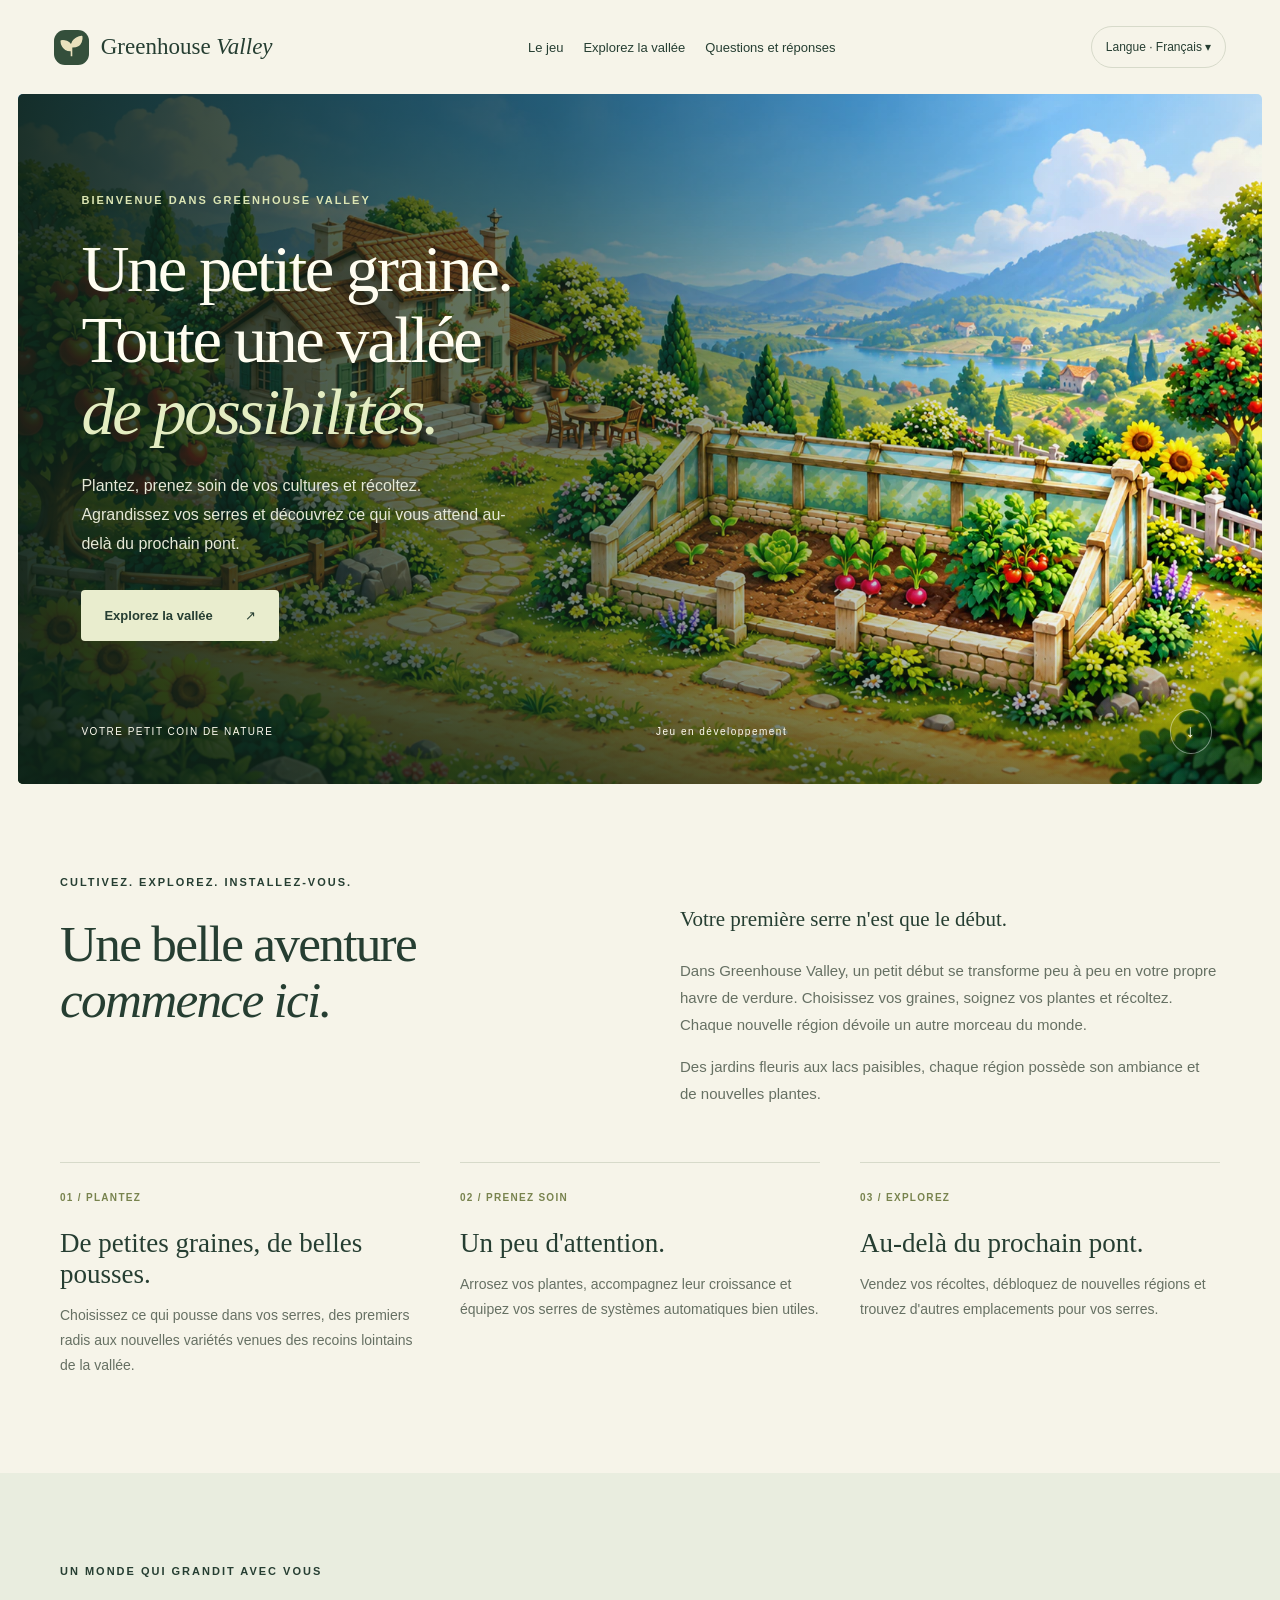
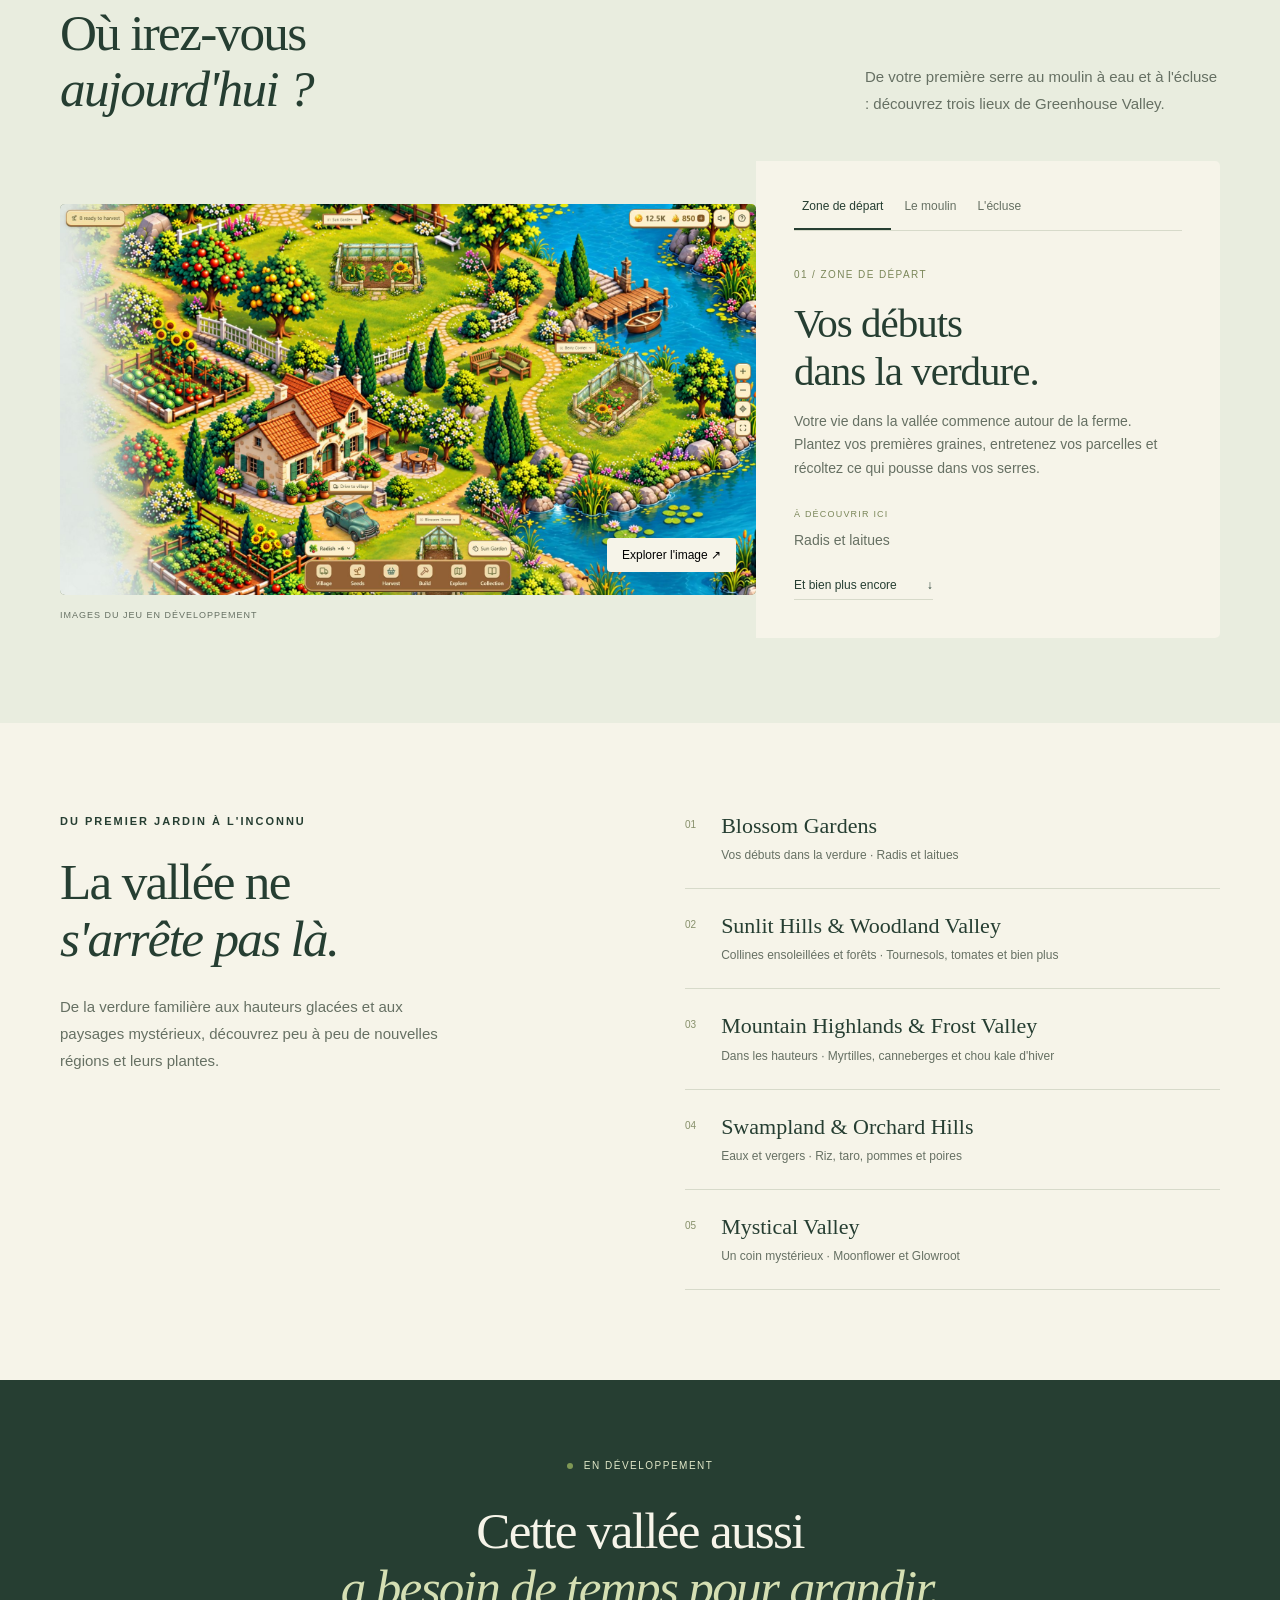
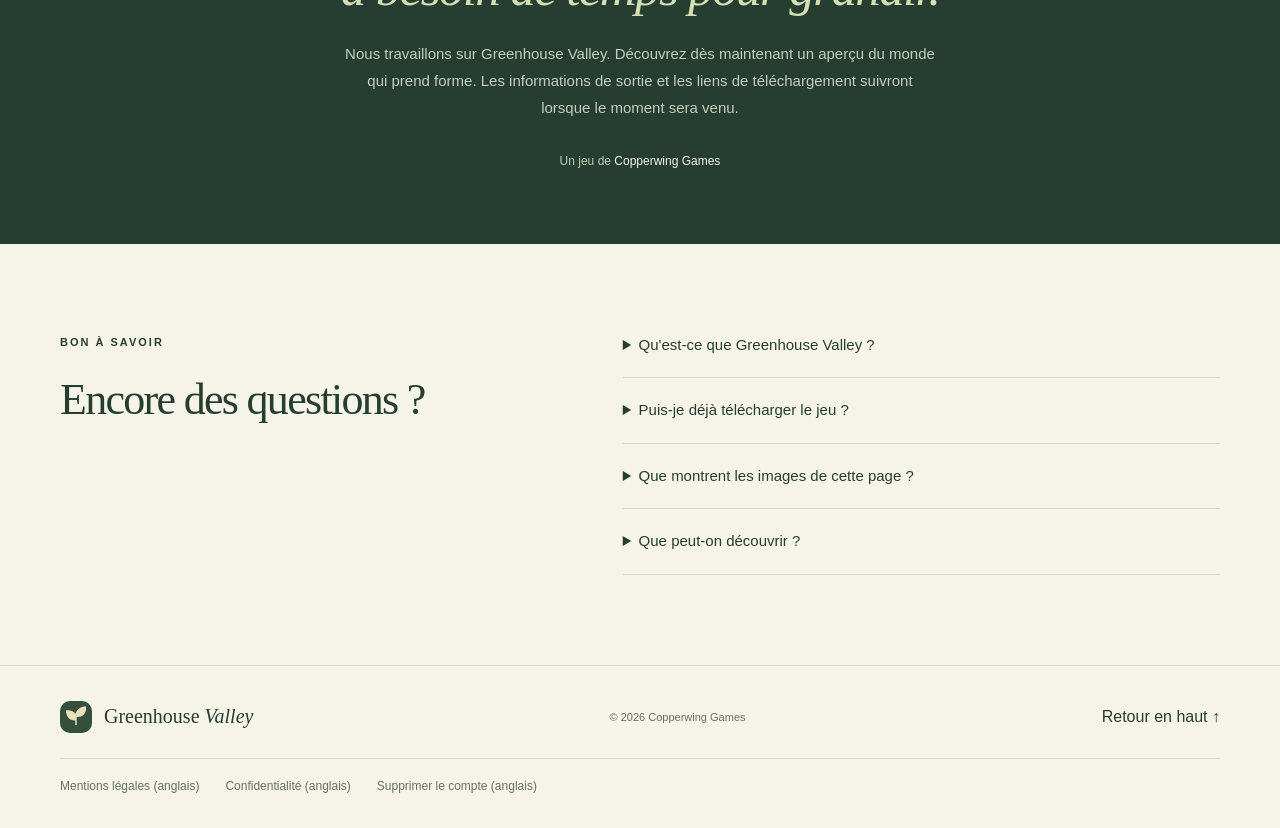
<file: fr.html>
<!doctype html>
<html lang="fr-FR">
<head>
  <meta charset="utf-8">
  <meta name="viewport" content="width=device-width,initial-scale=1">
  <title>Greenhouse Valley – Votre petit coin de nature</title>
  <meta name="description" content="Découvrez Greenhouse Valley : plantez, cultivez et récoltez dans vos serres, puis explorez une vallée de lacs, de forêts et de nouvelles possibilités.">
  <meta name="theme-color" content="#243e32">
  <link rel="icon" href="assets/leaf.svg" type="image/svg+xml">
  <link rel="stylesheet" href="style.css">
  <script src="app.js" defer></script>
<link rel="canonical" href="https://greenhousevalley.net/fr.html">
<link rel="alternate" hreflang="en-US" href="https://greenhousevalley.net/">
<link rel="alternate" hreflang="de-DE" href="https://greenhousevalley.net/de.html">
<link rel="alternate" hreflang="es-ES" href="https://greenhousevalley.net/es.html">
<link rel="alternate" hreflang="fr-FR" href="https://greenhousevalley.net/fr.html">
<link rel="alternate" hreflang="pt-BR" href="https://greenhousevalley.net/pt-BR.html">
<link rel="alternate" hreflang="ja-JP" href="https://greenhousevalley.net/ja.html">
<link rel="alternate" hreflang="x-default" href="https://greenhousevalley.net/">
</head>
<body id="top">
<a class="skip" href="#main">Aller au contenu</a>
<header class="header">
  <a class="brand" href="#top"><img src="assets/leaf.svg" width="35" height="35" alt=""><span>Greenhouse <b>Valley</b></span></a>
  <nav aria-label="Navigation principale"><a href="#spiel">Le jeu</a><a href="#entdecken">Explorez la vallée</a><a href="#fragen">Questions et réponses</a></nav>
  <a class="header-link" href="#entwicklung"><span class="dot"></span> En développement</a>
<details class="language-picker"><summary>Langue · Français</summary><nav aria-label="Langue"><a href="index.html" lang="en-US" hreflang="en-US">English</a><a href="de.html" lang="de-DE" hreflang="de-DE">Deutsch</a><a href="es.html" lang="es-ES" hreflang="es-ES">Español</a><a href="fr.html" lang="fr-FR" hreflang="fr-FR" aria-current="page">Français</a><a href="pt-BR.html" lang="pt-BR" hreflang="pt-BR">Português (Brasil)</a><a href="ja.html" lang="ja-JP" hreflang="ja-JP">日本語</a></nav></details></header>
<main id="main">
  <section class="hero">
    <picture class="hero-art"><source media="(max-width: 650px)" srcset="assets/loading-farm-portrait-v1.webp"><img src="assets/loading-farm-landscape-v1.webp" alt="Ferme, plantes et serre devant une vaste vallée" fetchpriority="high"></picture>
    <div class="hero-shade"></div>
    <div class="hero-copy">
      <p class="eyebrow">BIENVENUE DANS GREENHOUSE VALLEY</p>
      <h1>Une petite graine.<br>Toute une vallée<br><em>de possibilités.</em></h1>
      <p>Plantez, prenez soin de vos cultures et récoltez. Agrandissez vos serres et découvrez ce qui vous attend au-delà du prochain pont.</p>
      <a class="button cream" href="#entdecken">Explorez la vallée <span aria-hidden="true">↗</span></a>
    </div>
    <div class="hero-bottom"><span>VOTRE PETIT COIN DE NATURE</span><span>Jeu en développement</span><a href="#spiel" aria-label="Aller à la présentation du jeu">↓</a></div>
  </section>
  <section class="intro section" id="spiel">
    <div><p class="eyebrow">CULTIVEZ. EXPLOREZ. INSTALLEZ-VOUS.</p><h2>Une belle aventure<br><em>commence ici.</em></h2></div>
    <div class="intro-copy"><p class="lead">Votre première serre n'est que le début.</p><p>Dans Greenhouse Valley, un petit début se transforme peu à peu en votre propre havre de verdure. Choisissez vos graines, soignez vos plantes et récoltez. Chaque nouvelle région dévoile un autre morceau du monde.</p><p>Des jardins fleuris aux lacs paisibles, chaque région possède son ambiance et de nouvelles plantes.</p></div>
  </section>
  <section class="loop section" aria-label="Ce qui vous attend dans le jeu">
    <article><span class="step">01 / PLANTEZ</span><h3>De petites graines, de belles pousses.</h3><p>Choisissez ce qui pousse dans vos serres, des premiers radis aux nouvelles variétés venues des recoins lointains de la vallée.</p></article>
    <article><span class="step">02 / PRENEZ SOIN</span><h3>Un peu d'attention.</h3><p>Arrosez vos plantes, accompagnez leur croissance et équipez vos serres de systèmes automatiques bien utiles.</p></article>
    <article><span class="step">03 / EXPLOREZ</span><h3>Au-delà du prochain pont.</h3><p>Vendez vos récoltes, débloquez de nouvelles régions et trouvez d'autres emplacements pour vos serres.</p></article>
  </section>
  <section class="discover" id="entdecken">
    <div class="section section-heading"><div><p class="eyebrow">UN MONDE QUI GRANDIT AVEC VOUS</p><h2>Où irez-vous<br><em>aujourd'hui ?</em></h2></div><p>De votre première serre au moulin à eau et à l'écluse : découvrez trois lieux de Greenhouse Valley.</p></div>
    <div class="explorer section">
      <div class="region-photo"><button class="enlarge" id="enlarge" aria-label="Agrandir l'image du jeu"><img id="region-image" src="assets/greenhouse-starter.webp" width="1920" height="1080" alt="Zone de départ avec ferme et serres cultivées" loading="lazy"><span>Explorer l'image ↗</span></button><span class="photo-note">IMAGES DU JEU EN DÉVELOPPEMENT</span></div>
      <div class="region-content">
        <div class="region-tabs" role="group" aria-label="Choisir une région"><button class="active" data-region="starter" aria-pressed="true">Zone de départ</button><button data-region="mill" aria-pressed="false">Le moulin</button><button data-region="sluice" aria-pressed="false">L'écluse</button></div>
        <div aria-live="polite" aria-atomic="true"><p class="region-number" id="region-number">01 / ZONE DE DÉPART</p><h3 id="region-title">Vos débuts<br>dans la verdure.</h3><p id="region-description">Votre vie dans la vallée commence autour de la ferme. Plantez vos premières graines, entretenez vos parcelles et récoltez ce qui pousse dans vos serres.</p><div class="crop"><span>À DÉCOUVRIR ICI</span><p id="region-crops">Radis et laitues</p></div></div>
        <a class="text-link" href="#welt">Et bien plus encore <span aria-hidden="true">↓</span></a>
      </div>
    </div>
  </section>
  <section class="world section" id="welt">
    <div><p class="eyebrow">DU PREMIER JARDIN À L'INCONNU</p><h2>La vallée ne<br><em>s'arrête pas là.</em></h2><p>De la verdure familière aux hauteurs glacées et aux paysages mystérieux, découvrez peu à peu de nouvelles régions et leurs plantes.</p></div>
    <ol class="places">
      <li><span>01</span><div><h3>Blossom Gardens</h3><p>Vos débuts dans la verdure · Radis et laitues</p></div></li>
      <li><span>02</span><div><h3>Sunlit Hills &amp; Woodland Valley</h3><p>Collines ensoleillées et forêts · Tournesols, tomates et bien plus</p></div></li>
      <li><span>03</span><div><h3>Mountain Highlands &amp; Frost Valley</h3><p>Dans les hauteurs · Myrtilles, canneberges et chou kale d'hiver</p></div></li>
      <li><span>04</span><div><h3>Swampland &amp; Orchard Hills</h3><p>Eaux et vergers · Riz, taro, pommes et poires</p></div></li>
      <li><span>05</span><div><h3>Mystical Valley</h3><p>Un coin mystérieux · Moonflower et Glowroot</p></div></li>
    </ol>
  </section>
  <section class="development" id="entwicklung"><div class="section"><span class="status"><span class="dot"></span> EN DÉVELOPPEMENT</span><h2>Cette vallée aussi<br><em>a besoin de temps pour grandir.</em></h2><p>Nous travaillons sur Greenhouse Valley. Découvrez dès maintenant un aperçu du monde qui prend forme. Les informations de sortie et les liens de téléchargement suivront lorsque le moment sera venu.</p><span class="signature">Un jeu de <b>Copperwing Games</b></span></div></section>
  <section class="faq section" id="fragen"><div><p class="eyebrow">BON À SAVOIR</p><h2>Encore des questions ?</h2></div><div><details><summary>Qu'est-ce que Greenhouse Valley ?</summary><p>Un jeu de serres, de plantes et d'exploration d'un monde connecté. Semez, prenez soin de vos cultures et débloquez progressivement de nouvelles régions.</p></details><details><summary>Puis-je déjà télécharger le jeu ?</summary><p>Greenhouse Valley est en développement. Il n'y a pas encore de téléchargement public ni de date de sortie confirmée. Vous trouverez les informations ici dès qu'elles seront disponibles.</p></details><details><summary>Que montrent les images de cette page ?</summary><p>L'illustration d'accueil provient de l'écran de chargement du jeu. Les trois images de régions montrent le jeu avec son interface et ses serres : la zone de départ, le moulin et l'écluse. Toutes ces images sont issues du développement et peuvent évoluer.</p></details><details><summary>Que peut-on découvrir ?</summary><p>Des jardins fleuris, des lacs, des forêts, des prairies, des vignobles, des vergers et bien plus. Les nouvelles régions apportent de nouvelles plantes, des emplacements pour vos serres et de nouvelles mécaniques de jeu. Chaque région débloquée offre de nouvelles possibilités à explorer.</p></details></div></section>
</main>
<footer class="section"><a class="brand" href="#top"><img src="assets/leaf.svg" width="32" height="32" alt=""><span>Greenhouse <b>Valley</b></span></a><span>© 2026 Copperwing Games</span><a href="#top">Retour en haut ↑</a><nav class="legal-links" aria-label="Informations légales et compte du jeu"><a href="https://copperwinggames.com/impressum/#en">Mentions légales (anglais)</a><a href="https://copperwinggames.com/greenhouse-valley/privacy/#en">Confidentialité (anglais)</a><a href="https://copperwinggames.com/greenhouse-valley/delete-account/#en">Supprimer le compte (anglais)</a></nav></footer>
<dialog id="lightbox" aria-label="Image du jeu"><button class="close" aria-label="Fermer l'image du jeu">Fermer ×</button><img alt=""><p>Image du jeu · Jeu en développement</p></dialog>
<script type="application/json" id="page-data">{"regions":{"starter":{"image":"assets/greenhouse-starter.webp","alt":"Zone de départ avec ferme et serres cultivées","number":"01 / ZONE DE DÉPART","title":"Vos débuts\ndans la verdure.","description":"Votre vie dans la vallée commence autour de la ferme. Plantez vos premières graines, entretenez vos parcelles et récoltez ce qui pousse dans vos serres.","crops":"Radis et laitues","position":"center"},"mill":{"image":"assets/greenhouse-watermill.webp","alt":"Moulin et serre en cuivre Art nouveau avec des plantes à différents stades de croissance","number":"02 / LE MOULIN","title":"Le moulin\nau bord de la rivière.","description":"Le moulin à eau se trouve entre les prairies verdoyantes et l'eau courante. À côté, les plantes poussent dans une serre en cuivre de style Art nouveau : un nouveau lieu pour votre prochaine récolte.","crops":"Tomates Black Cherry et melons","position":"center"},"sluice":{"image":"assets/greenhouse-sluice.webp","alt":"Écluse en bois et serre Woodland Atelier avec du riz et du taro","number":"03 / L'ÉCLUSE","title":"De nouveaux chemins\nau bord de l'eau.","description":"Ponts en bois, nénuphars et cours d'eau ramifiés façonnent le paysage autour de l'écluse. Le riz et le taro poussent ici dans la serre Woodland Atelier.","crops":"Riz et taro","position":"center"}},"caption":"Image du jeu · Jeu en développement"}</script>
</body>
</html>
</file>
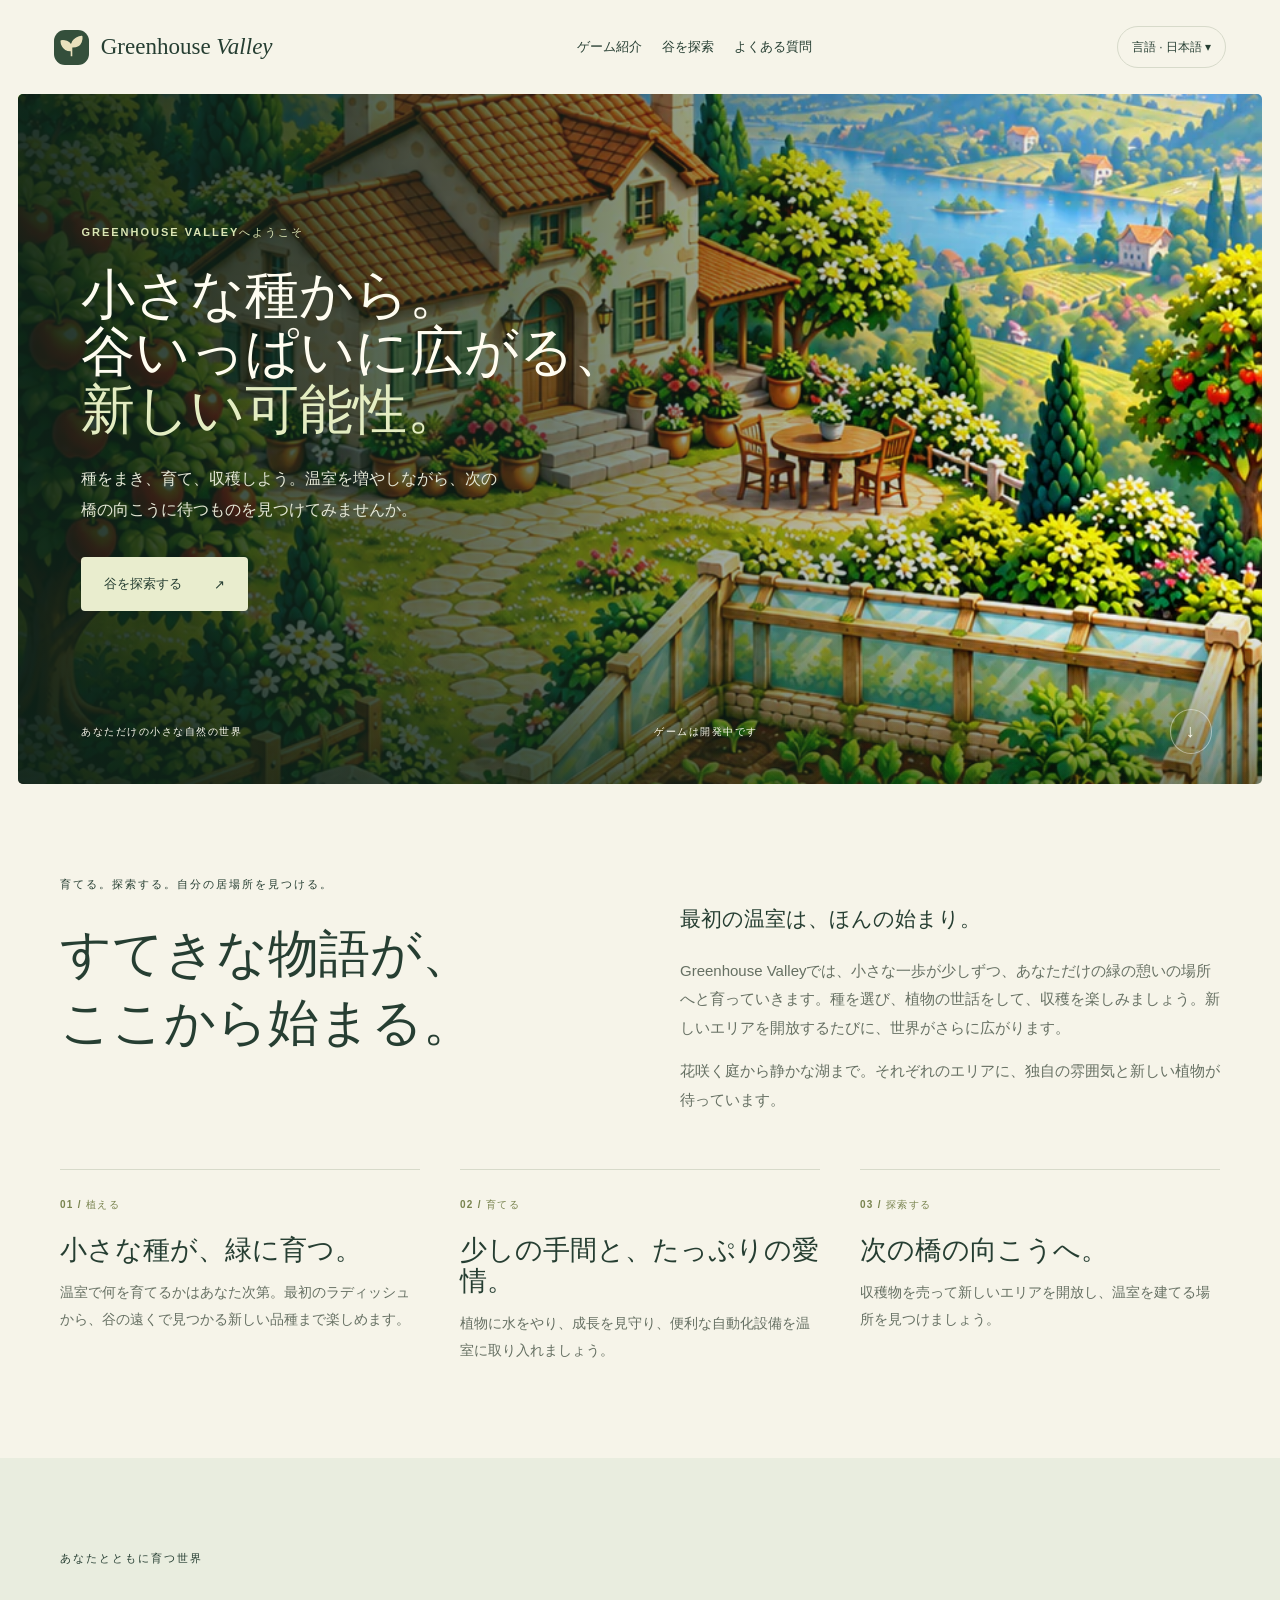
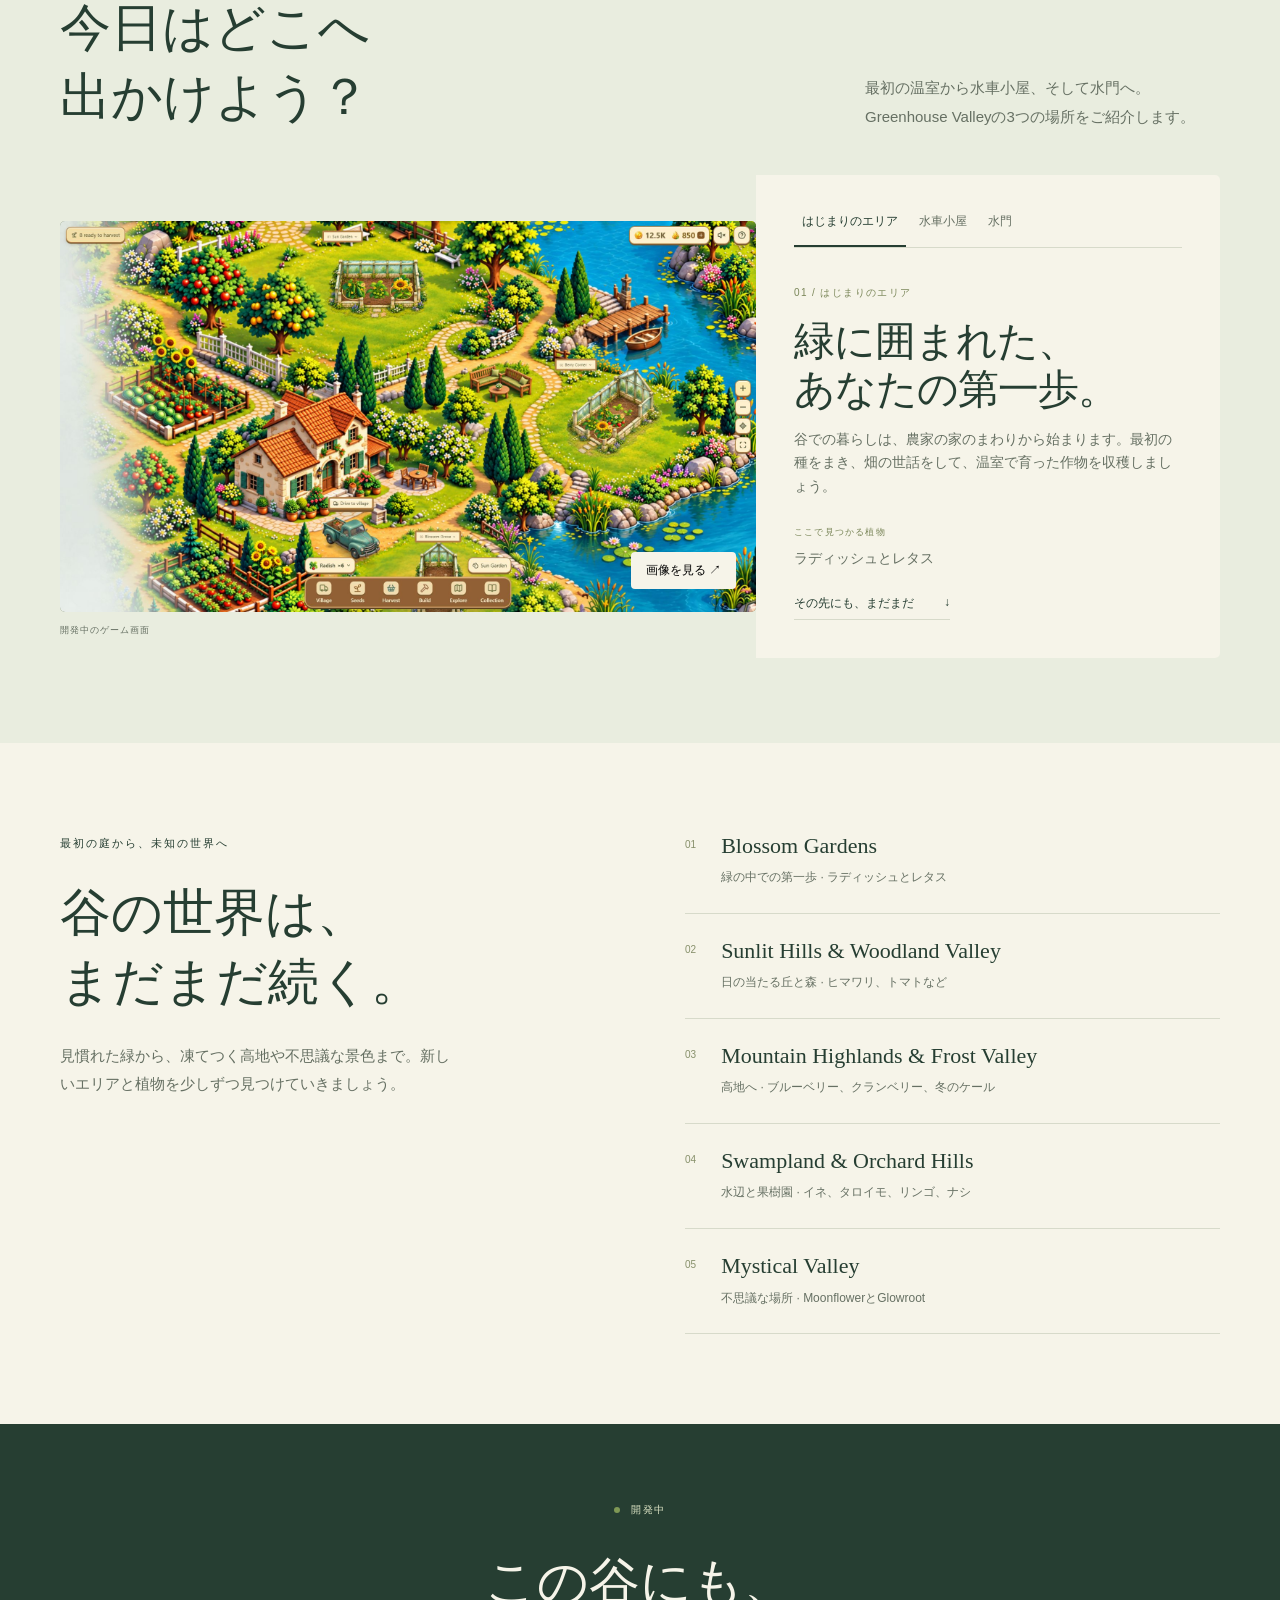
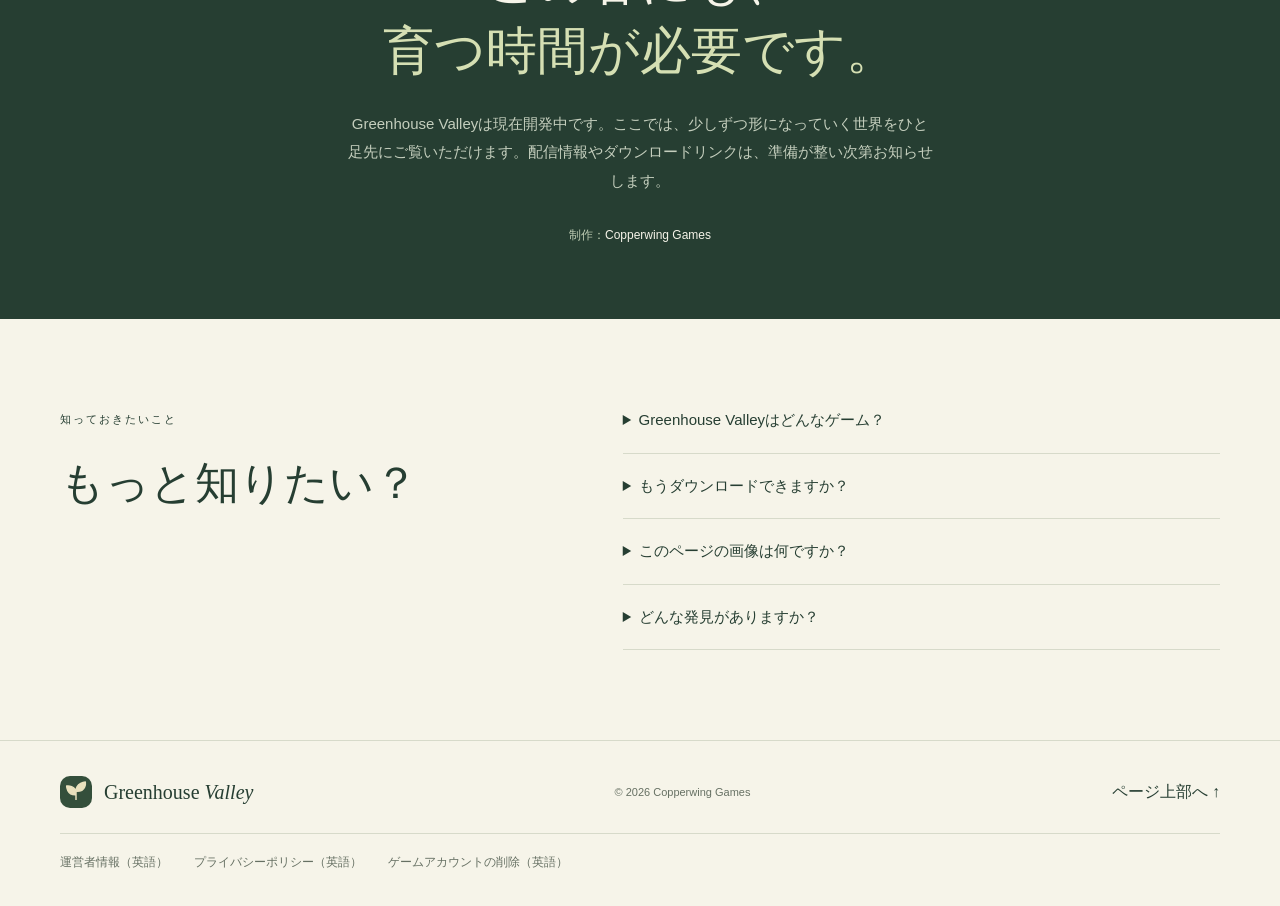
<file: ja.html>
<!doctype html>
<html lang="ja-JP">
<head>
  <meta charset="utf-8">
  <meta name="viewport" content="width=device-width,initial-scale=1">
  <title>Greenhouse Valley – あなただけの小さな自然の世界</title>
  <meta name="description" content="Greenhouse Valleyへようこそ。温室で種をまき、育て、収穫しながら、湖や森、新たな可能性に満ちた谷を探索しましょう。">
  <meta name="theme-color" content="#243e32">
  <link rel="icon" href="assets/leaf.svg" type="image/svg+xml">
  <link rel="stylesheet" href="style.css">
  <script src="app.js" defer></script>
<link rel="canonical" href="https://greenhousevalley.net/ja.html">
<link rel="alternate" hreflang="en-US" href="https://greenhousevalley.net/">
<link rel="alternate" hreflang="de-DE" href="https://greenhousevalley.net/de.html">
<link rel="alternate" hreflang="es-ES" href="https://greenhousevalley.net/es.html">
<link rel="alternate" hreflang="fr-FR" href="https://greenhousevalley.net/fr.html">
<link rel="alternate" hreflang="pt-BR" href="https://greenhousevalley.net/pt-BR.html">
<link rel="alternate" hreflang="ja-JP" href="https://greenhousevalley.net/ja.html">
<link rel="alternate" hreflang="x-default" href="https://greenhousevalley.net/">
</head>
<body id="top">
<a class="skip" href="#main">本文へスキップ</a>
<header class="header">
  <a class="brand" href="#top"><img src="assets/leaf.svg" width="35" height="35" alt=""><span>Greenhouse <b>Valley</b></span></a>
  <nav aria-label="メインナビゲーション"><a href="#spiel">ゲーム紹介</a><a href="#entdecken">谷を探索</a><a href="#fragen">よくある質問</a></nav>
  <a class="header-link" href="#entwicklung"><span class="dot"></span> 開発中</a>
<details class="language-picker"><summary>言語 · 日本語</summary><nav aria-label="言語"><a href="index.html" lang="en-US" hreflang="en-US">English</a><a href="de.html" lang="de-DE" hreflang="de-DE">Deutsch</a><a href="es.html" lang="es-ES" hreflang="es-ES">Español</a><a href="fr.html" lang="fr-FR" hreflang="fr-FR">Français</a><a href="pt-BR.html" lang="pt-BR" hreflang="pt-BR">Português (Brasil)</a><a href="ja.html" lang="ja-JP" hreflang="ja-JP" aria-current="page">日本語</a></nav></details></header>
<main id="main">
  <section class="hero">
    <picture class="hero-art"><source media="(max-width: 650px)" srcset="assets/loading-farm-portrait-v1.webp"><img src="assets/loading-farm-landscape-v1.webp" alt="広い谷を望む農家の家、植物、温室" fetchpriority="high"></picture>
    <div class="hero-shade"></div>
    <div class="hero-copy">
      <p class="eyebrow">GREENHOUSE VALLEYへようこそ</p>
      <h1>小さな種から。<br>谷いっぱいに広がる、<br><em>新しい可能性。</em></h1>
      <p>種をまき、育て、収穫しよう。温室を増やしながら、次の橋の向こうに待つものを見つけてみませんか。</p>
      <a class="button cream" href="#entdecken">谷を探索する <span aria-hidden="true">↗</span></a>
    </div>
    <div class="hero-bottom"><span>あなただけの小さな自然の世界</span><span>ゲームは開発中です</span><a href="#spiel" aria-label="ゲーム紹介へ">↓</a></div>
  </section>
  <section class="intro section" id="spiel">
    <div><p class="eyebrow">育てる。探索する。自分の居場所を見つける。</p><h2>すてきな物語が、<br><em>ここから始まる。</em></h2></div>
    <div class="intro-copy"><p class="lead">最初の温室は、ほんの始まり。</p><p>Greenhouse Valleyでは、小さな一歩が少しずつ、あなただけの緑の憩いの場所へと育っていきます。種を選び、植物の世話をして、収穫を楽しみましょう。新しいエリアを開放するたびに、世界がさらに広がります。</p><p>花咲く庭から静かな湖まで。それぞれのエリアに、独自の雰囲気と新しい植物が待っています。</p></div>
  </section>
  <section class="loop section" aria-label="ゲームでできること">
    <article><span class="step">01 / 植える</span><h3>小さな種が、緑に育つ。</h3><p>温室で何を育てるかはあなた次第。最初のラディッシュから、谷の遠くで見つかる新しい品種まで楽しめます。</p></article>
    <article><span class="step">02 / 育てる</span><h3>少しの手間と、たっぷりの愛情。</h3><p>植物に水をやり、成長を見守り、便利な自動化設備を温室に取り入れましょう。</p></article>
    <article><span class="step">03 / 探索する</span><h3>次の橋の向こうへ。</h3><p>収穫物を売って新しいエリアを開放し、温室を建てる場所を見つけましょう。</p></article>
  </section>
  <section class="discover" id="entdecken">
    <div class="section section-heading"><div><p class="eyebrow">あなたとともに育つ世界</p><h2>今日はどこへ<br><em>出かけよう？</em></h2></div><p>最初の温室から水車小屋、そして水門へ。Greenhouse Valleyの3つの場所をご紹介します。</p></div>
    <div class="explorer section">
      <div class="region-photo"><button class="enlarge" id="enlarge" aria-label="ゲーム画像を拡大"><img id="region-image" src="assets/greenhouse-starter.webp" width="1920" height="1080" alt="農家の家と作物の植わった温室がある、はじまりのエリア" loading="lazy"><span>画像を見る ↗</span></button><span class="photo-note">開発中のゲーム画面</span></div>
      <div class="region-content">
        <div class="region-tabs" role="group" aria-label="エリアを選択"><button class="active" data-region="starter" aria-pressed="true">はじまりのエリア</button><button data-region="mill" aria-pressed="false">水車小屋</button><button data-region="sluice" aria-pressed="false">水門</button></div>
        <div aria-live="polite" aria-atomic="true"><p class="region-number" id="region-number">01 / はじまりのエリア</p><h3 id="region-title">緑に囲まれた、<br>あなたの第一歩。</h3><p id="region-description">谷での暮らしは、農家の家のまわりから始まります。最初の種をまき、畑の世話をして、温室で育った作物を収穫しましょう。</p><div class="crop"><span>ここで見つかる植物</span><p id="region-crops">ラディッシュとレタス</p></div></div>
        <a class="text-link" href="#welt">その先にも、まだまだ <span aria-hidden="true">↓</span></a>
      </div>
    </div>
  </section>
  <section class="world section" id="welt">
    <div><p class="eyebrow">最初の庭から、未知の世界へ</p><h2>谷の世界は、<br><em>まだまだ続く。</em></h2><p>見慣れた緑から、凍てつく高地や不思議な景色まで。新しいエリアと植物を少しずつ見つけていきましょう。</p></div>
    <ol class="places">
      <li><span>01</span><div><h3>Blossom Gardens</h3><p>緑の中での第一歩 · ラディッシュとレタス</p></div></li>
      <li><span>02</span><div><h3>Sunlit Hills &amp; Woodland Valley</h3><p>日の当たる丘と森 · ヒマワリ、トマトなど</p></div></li>
      <li><span>03</span><div><h3>Mountain Highlands &amp; Frost Valley</h3><p>高地へ · ブルーベリー、クランベリー、冬のケール</p></div></li>
      <li><span>04</span><div><h3>Swampland &amp; Orchard Hills</h3><p>水辺と果樹園 · イネ、タロイモ、リンゴ、ナシ</p></div></li>
      <li><span>05</span><div><h3>Mystical Valley</h3><p>不思議な場所 · MoonflowerとGlowroot</p></div></li>
    </ol>
  </section>
  <section class="development" id="entwicklung"><div class="section"><span class="status"><span class="dot"></span> 開発中</span><h2>この谷にも、<br><em>育つ時間が必要です。</em></h2><p>Greenhouse Valleyは現在開発中です。ここでは、少しずつ形になっていく世界をひと足先にご覧いただけます。配信情報やダウンロードリンクは、準備が整い次第お知らせします。</p><span class="signature">制作：<b>Copperwing Games</b></span></div></section>
  <section class="faq section" id="fragen"><div><p class="eyebrow">知っておきたいこと</p><h2>もっと知りたい？</h2></div><div><details><summary>Greenhouse Valleyはどんなゲーム？</summary><p>温室で植物を育てながら、ひとつにつながった世界を探索するゲームです。種をまき、作物の世話をして、新しいエリアを少しずつ開放していきます。</p></details><details><summary>もうダウンロードできますか？</summary><p>Greenhouse Valleyは開発中です。一般向けのダウンロードや確定した配信日は、まだありません。情報が決まり次第、このページでお知らせします。</p></details><details><summary>このページの画像は何ですか？</summary><p>メインのイラストはゲームのロード画面のものです。3つのエリアの画像には、はじまりのエリア、水車小屋、水門でのゲーム画面と温室が写っています。いずれも開発中の画像で、今後変更される場合があります。</p></details><details><summary>どんな発見がありますか？</summary><p>花咲く庭、湖、森、草原、ブドウ畑、果樹園など、さまざまなエリアが待っています。新しいエリアには新しい植物や温室の建設場所に加え、新たなゲームの仕組みも登場します。エリアを開放するたびに、新しい楽しみ方が広がります。</p></details></div></section>
</main>
<footer class="section"><a class="brand" href="#top"><img src="assets/leaf.svg" width="32" height="32" alt=""><span>Greenhouse <b>Valley</b></span></a><span>© 2026 Copperwing Games</span><a href="#top">ページ上部へ ↑</a><nav class="legal-links" aria-label="運営者情報とゲームアカウント"><a href="https://copperwinggames.com/impressum/#en">運営者情報（英語）</a><a href="https://copperwinggames.com/greenhouse-valley/privacy/#en">プライバシーポリシー（英語）</a><a href="https://copperwinggames.com/greenhouse-valley/delete-account/#en">ゲームアカウントの削除（英語）</a></nav></footer>
<dialog id="lightbox" aria-label="ゲーム画像"><button class="close" aria-label="ゲーム画像を閉じる">閉じる ×</button><img alt=""><p>ゲーム画面 · 開発中</p></dialog>
<script type="application/json" id="page-data">{"regions":{"starter":{"image":"assets/greenhouse-starter.webp","alt":"農家の家と作物の植わった温室がある、はじまりのエリア","number":"01 / はじまりのエリア","title":"緑に囲まれた、\nあなたの第一歩。","description":"谷での暮らしは、農家の家のまわりから始まります。最初の種をまき、畑の世話をして、温室で育った作物を収穫しましょう。","crops":"ラディッシュとレタス","position":"center"},"mill":{"image":"assets/greenhouse-watermill.webp","alt":"水車小屋と、さまざまな成長段階の植物が育つ銅色の温室","number":"02 / 水車小屋","title":"川のほとりの\n水車小屋。","description":"緑の草原と流れる水の間に、水車小屋があります。その隣では、銅色のアール・ヌーヴォー様式の温室で植物が育っています。次の収穫を楽しむ、新しい場所です。","crops":"ブラックチェリートマトとメロン","position":"center"},"sluice":{"image":"assets/greenhouse-sluice.webp","alt":"木の水門と、イネやタロイモが育つWoodland Atelierの温室","number":"03 / 水門","title":"水辺に広がる\n新しい道。","description":"木の橋、スイレン、枝分かれした水路が、水門のまわりの景色を彩ります。ここではWoodland Atelierの温室で、イネとタロイモが育ちます。","crops":"イネとタロイモ","position":"center"}},"caption":"ゲーム画面 · 開発中"}</script>
</body>
</html>
</file>
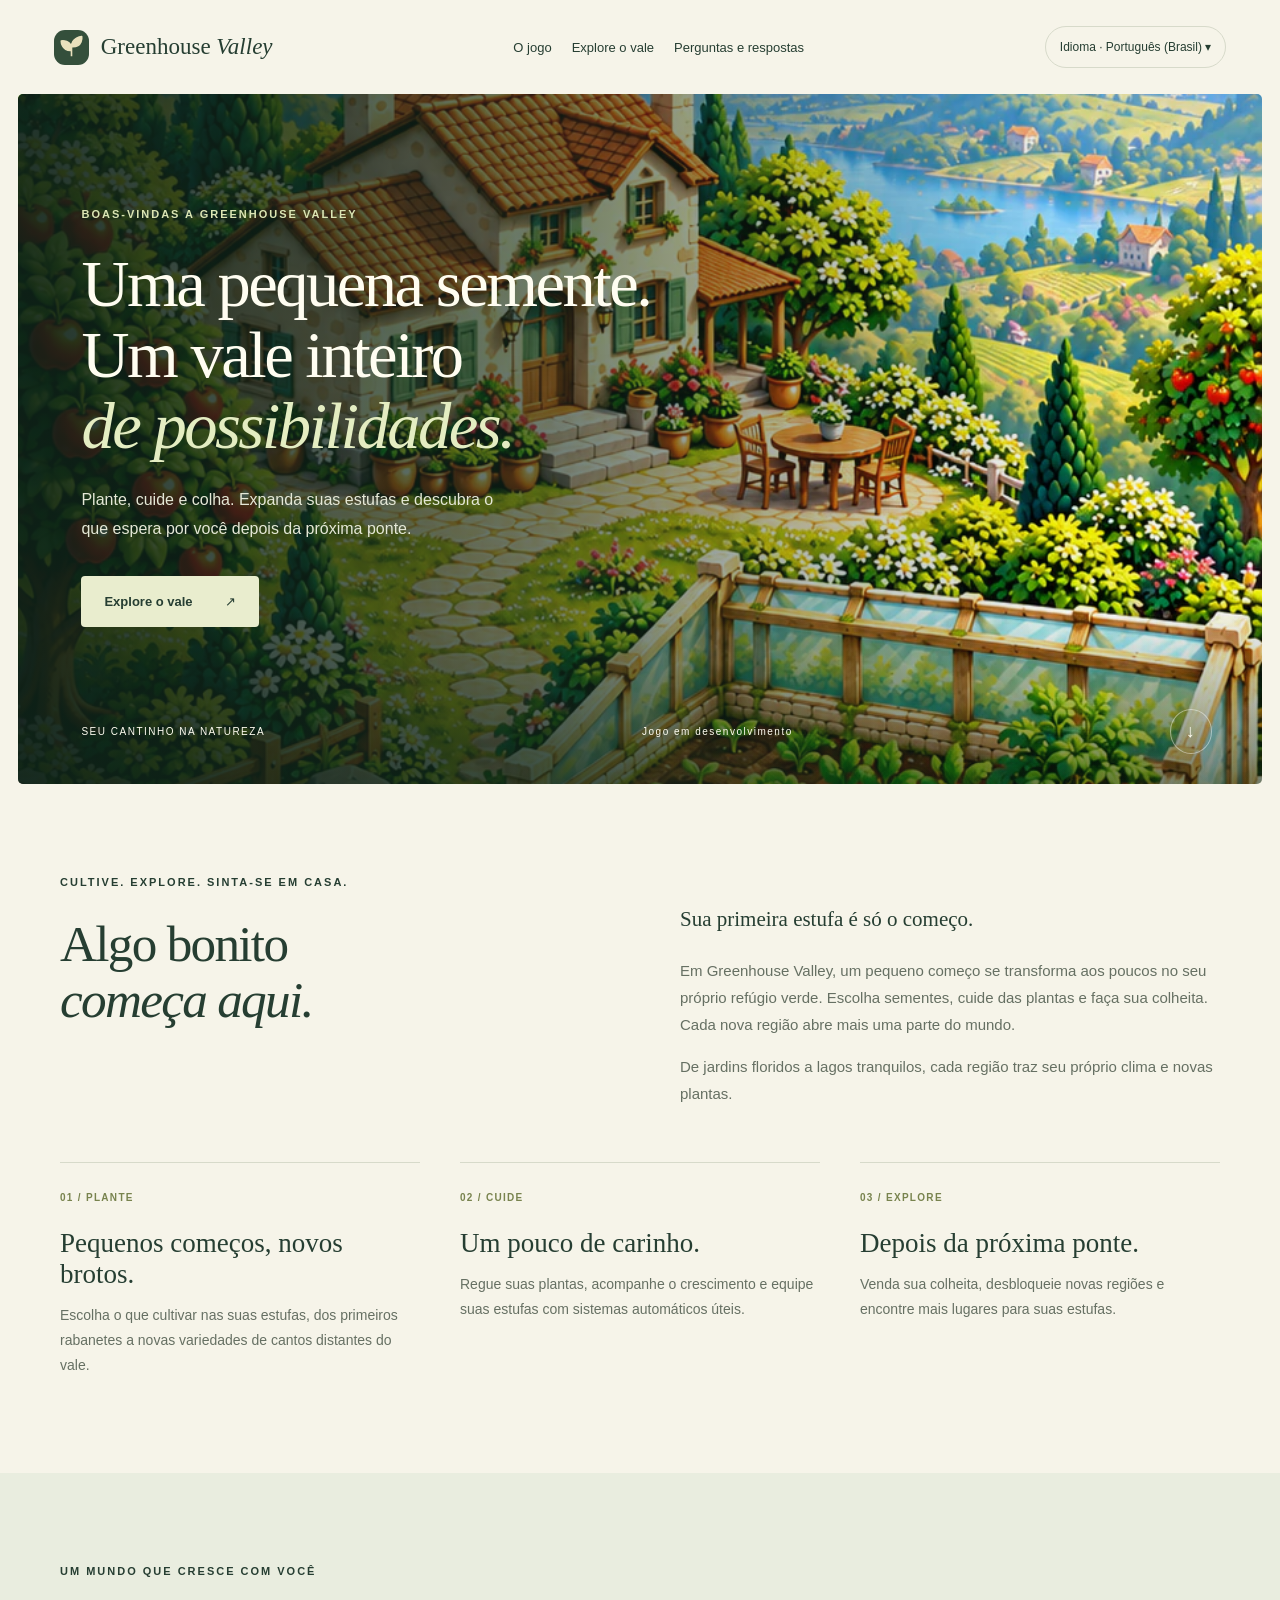
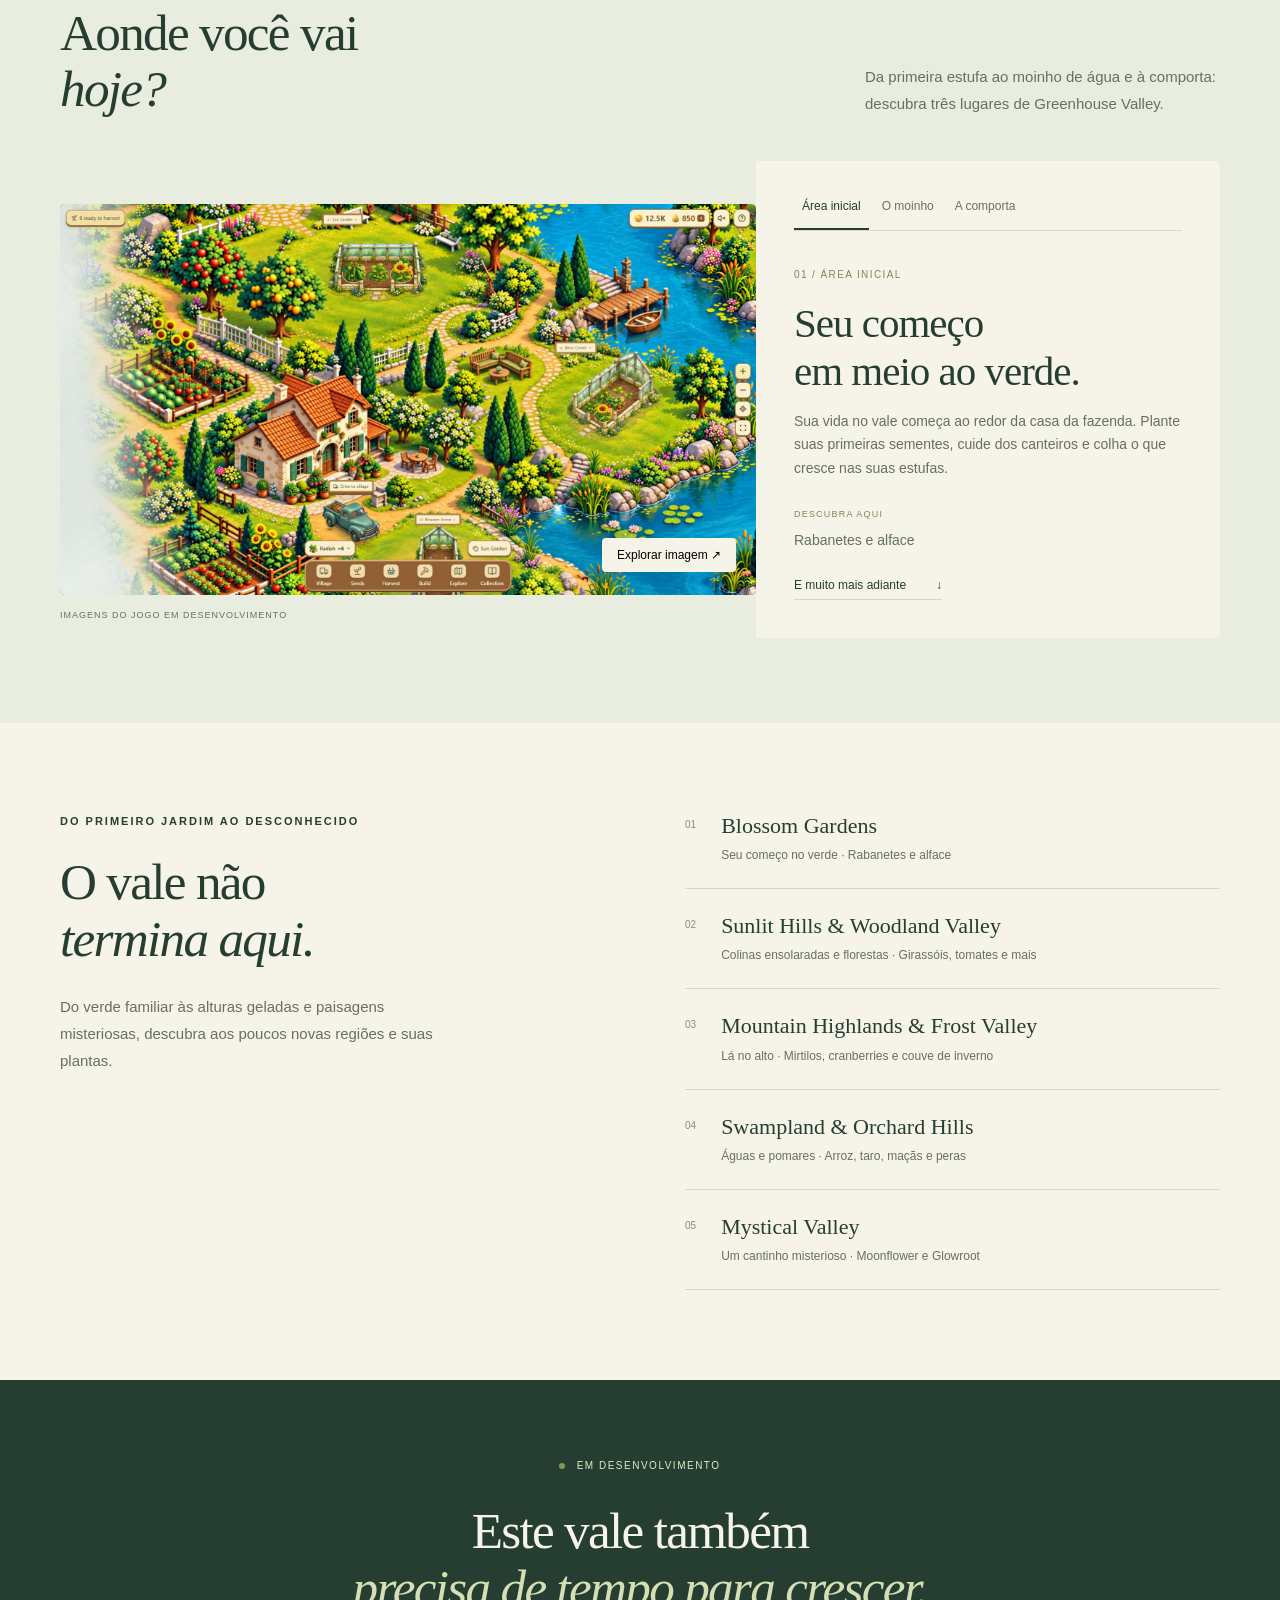
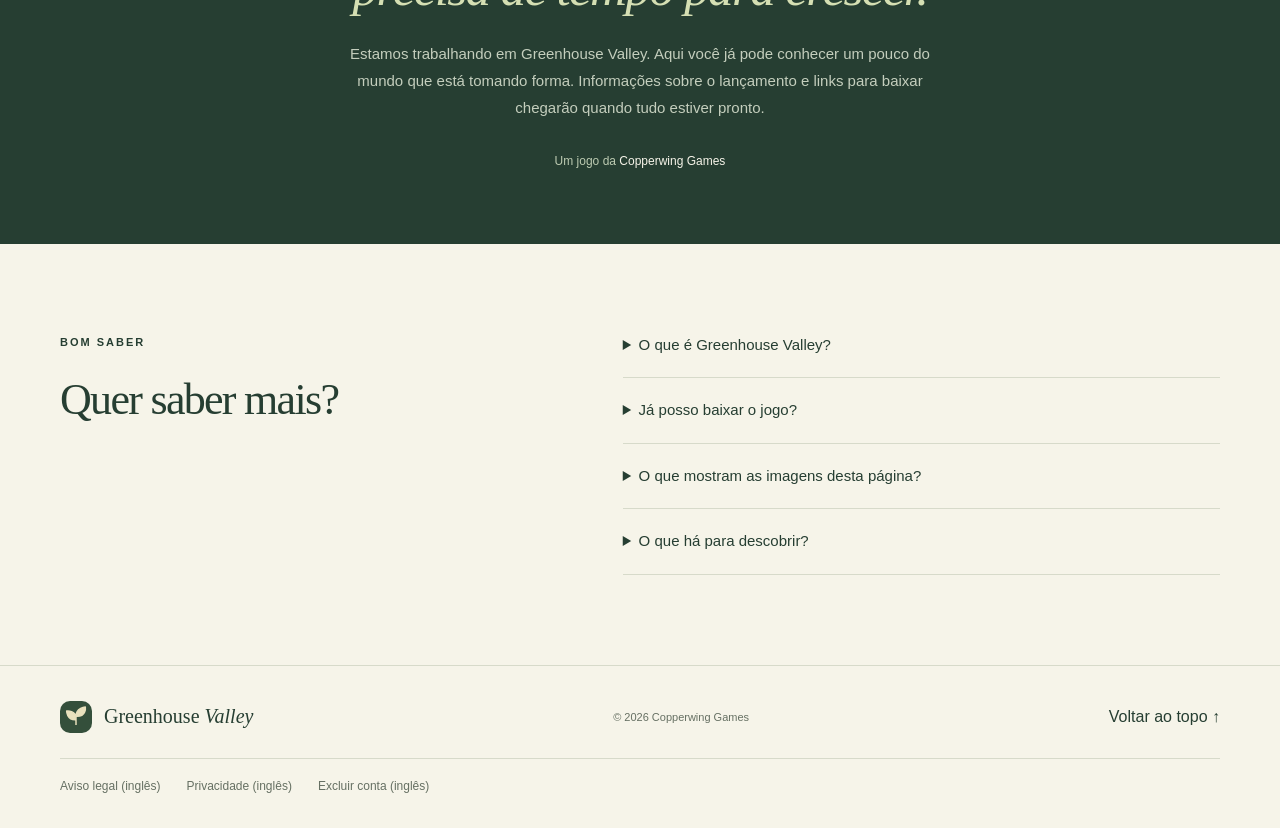
<file: pt-BR.html>
<!doctype html>
<html lang="pt-BR">
<head>
  <meta charset="utf-8">
  <meta name="viewport" content="width=device-width,initial-scale=1">
  <title>Greenhouse Valley – Seu cantinho na natureza</title>
  <meta name="description" content="Descubra Greenhouse Valley: plante, cuide e colha nas suas estufas e explore um vale de lagos, florestas e novas possibilidades.">
  <meta name="theme-color" content="#243e32">
  <link rel="icon" href="assets/leaf.svg" type="image/svg+xml">
  <link rel="stylesheet" href="style.css">
  <script src="app.js" defer></script>
<link rel="canonical" href="https://greenhousevalley.net/pt-BR.html">
<link rel="alternate" hreflang="en-US" href="https://greenhousevalley.net/">
<link rel="alternate" hreflang="de-DE" href="https://greenhousevalley.net/de.html">
<link rel="alternate" hreflang="es-ES" href="https://greenhousevalley.net/es.html">
<link rel="alternate" hreflang="fr-FR" href="https://greenhousevalley.net/fr.html">
<link rel="alternate" hreflang="pt-BR" href="https://greenhousevalley.net/pt-BR.html">
<link rel="alternate" hreflang="ja-JP" href="https://greenhousevalley.net/ja.html">
<link rel="alternate" hreflang="x-default" href="https://greenhousevalley.net/">
</head>
<body id="top">
<a class="skip" href="#main">Pular para o conteúdo</a>
<header class="header">
  <a class="brand" href="#top"><img src="assets/leaf.svg" width="35" height="35" alt=""><span>Greenhouse <b>Valley</b></span></a>
  <nav aria-label="Navegação principal"><a href="#spiel">O jogo</a><a href="#entdecken">Explore o vale</a><a href="#fragen">Perguntas e respostas</a></nav>
  <a class="header-link" href="#entwicklung"><span class="dot"></span> Em desenvolvimento</a>
<details class="language-picker"><summary>Idioma · Português (Brasil)</summary><nav aria-label="Idioma"><a href="index.html" lang="en-US" hreflang="en-US">English</a><a href="de.html" lang="de-DE" hreflang="de-DE">Deutsch</a><a href="es.html" lang="es-ES" hreflang="es-ES">Español</a><a href="fr.html" lang="fr-FR" hreflang="fr-FR">Français</a><a href="pt-BR.html" lang="pt-BR" hreflang="pt-BR" aria-current="page">Português (Brasil)</a><a href="ja.html" lang="ja-JP" hreflang="ja-JP">日本語</a></nav></details></header>
<main id="main">
  <section class="hero">
    <picture class="hero-art"><source media="(max-width: 650px)" srcset="assets/loading-farm-portrait-v1.webp"><img src="assets/loading-farm-landscape-v1.webp" alt="Casa da fazenda, plantas e estufa com vista para um amplo vale" fetchpriority="high"></picture>
    <div class="hero-shade"></div>
    <div class="hero-copy">
      <p class="eyebrow">BOAS-VINDAS A GREENHOUSE VALLEY</p>
      <h1>Uma pequena semente.<br>Um vale inteiro<br><em>de possibilidades.</em></h1>
      <p>Plante, cuide e colha. Expanda suas estufas e descubra o que espera por você depois da próxima ponte.</p>
      <a class="button cream" href="#entdecken">Explore o vale <span aria-hidden="true">↗</span></a>
    </div>
    <div class="hero-bottom"><span>SEU CANTINHO NA NATUREZA</span><span>Jogo em desenvolvimento</span><a href="#spiel" aria-label="Ir para a apresentação do jogo">↓</a></div>
  </section>
  <section class="intro section" id="spiel">
    <div><p class="eyebrow">CULTIVE. EXPLORE. SINTA-SE EM CASA.</p><h2>Algo bonito<br><em>começa aqui.</em></h2></div>
    <div class="intro-copy"><p class="lead">Sua primeira estufa é só o começo.</p><p>Em Greenhouse Valley, um pequeno começo se transforma aos poucos no seu próprio refúgio verde. Escolha sementes, cuide das plantas e faça sua colheita. Cada nova região abre mais uma parte do mundo.</p><p>De jardins floridos a lagos tranquilos, cada região traz seu próprio clima e novas plantas.</p></div>
  </section>
  <section class="loop section" aria-label="O que espera por você no jogo">
    <article><span class="step">01 / PLANTE</span><h3>Pequenos começos, novos brotos.</h3><p>Escolha o que cultivar nas suas estufas, dos primeiros rabanetes a novas variedades de cantos distantes do vale.</p></article>
    <article><span class="step">02 / CUIDE</span><h3>Um pouco de carinho.</h3><p>Regue suas plantas, acompanhe o crescimento e equipe suas estufas com sistemas automáticos úteis.</p></article>
    <article><span class="step">03 / EXPLORE</span><h3>Depois da próxima ponte.</h3><p>Venda sua colheita, desbloqueie novas regiões e encontre mais lugares para suas estufas.</p></article>
  </section>
  <section class="discover" id="entdecken">
    <div class="section section-heading"><div><p class="eyebrow">UM MUNDO QUE CRESCE COM VOCÊ</p><h2>Aonde você vai<br><em>hoje?</em></h2></div><p>Da primeira estufa ao moinho de água e à comporta: descubra três lugares de Greenhouse Valley.</p></div>
    <div class="explorer section">
      <div class="region-photo"><button class="enlarge" id="enlarge" aria-label="Ampliar imagem do jogo"><img id="region-image" src="assets/greenhouse-starter.webp" width="1920" height="1080" alt="Área inicial com casa da fazenda e estufas plantadas" loading="lazy"><span>Explorar imagem ↗</span></button><span class="photo-note">IMAGENS DO JOGO EM DESENVOLVIMENTO</span></div>
      <div class="region-content">
        <div class="region-tabs" role="group" aria-label="Escolher uma região"><button class="active" data-region="starter" aria-pressed="true">Área inicial</button><button data-region="mill" aria-pressed="false">O moinho</button><button data-region="sluice" aria-pressed="false">A comporta</button></div>
        <div aria-live="polite" aria-atomic="true"><p class="region-number" id="region-number">01 / ÁREA INICIAL</p><h3 id="region-title">Seu começo<br>em meio ao verde.</h3><p id="region-description">Sua vida no vale começa ao redor da casa da fazenda. Plante suas primeiras sementes, cuide dos canteiros e colha o que cresce nas suas estufas.</p><div class="crop"><span>DESCUBRA AQUI</span><p id="region-crops">Rabanetes e alface</p></div></div>
        <a class="text-link" href="#welt">E muito mais adiante <span aria-hidden="true">↓</span></a>
      </div>
    </div>
  </section>
  <section class="world section" id="welt">
    <div><p class="eyebrow">DO PRIMEIRO JARDIM AO DESCONHECIDO</p><h2>O vale não<br><em>termina aqui.</em></h2><p>Do verde familiar às alturas geladas e paisagens misteriosas, descubra aos poucos novas regiões e suas plantas.</p></div>
    <ol class="places">
      <li><span>01</span><div><h3>Blossom Gardens</h3><p>Seu começo no verde · Rabanetes e alface</p></div></li>
      <li><span>02</span><div><h3>Sunlit Hills &amp; Woodland Valley</h3><p>Colinas ensolaradas e florestas · Girassóis, tomates e mais</p></div></li>
      <li><span>03</span><div><h3>Mountain Highlands &amp; Frost Valley</h3><p>Lá no alto · Mirtilos, cranberries e couve de inverno</p></div></li>
      <li><span>04</span><div><h3>Swampland &amp; Orchard Hills</h3><p>Águas e pomares · Arroz, taro, maçãs e peras</p></div></li>
      <li><span>05</span><div><h3>Mystical Valley</h3><p>Um cantinho misterioso · Moonflower e Glowroot</p></div></li>
    </ol>
  </section>
  <section class="development" id="entwicklung"><div class="section"><span class="status"><span class="dot"></span> EM DESENVOLVIMENTO</span><h2>Este vale também<br><em>precisa de tempo para crescer.</em></h2><p>Estamos trabalhando em Greenhouse Valley. Aqui você já pode conhecer um pouco do mundo que está tomando forma. Informações sobre o lançamento e links para baixar chegarão quando tudo estiver pronto.</p><span class="signature">Um jogo da <b>Copperwing Games</b></span></div></section>
  <section class="faq section" id="fragen"><div><p class="eyebrow">BOM SABER</p><h2>Quer saber mais?</h2></div><div><details><summary>O que é Greenhouse Valley?</summary><p>Um jogo sobre estufas, plantas e a exploração de um mundo conectado. Plante sementes, cuide dos cultivos e desbloqueie novas regiões aos poucos.</p></details><details><summary>Já posso baixar o jogo?</summary><p>Greenhouse Valley está em desenvolvimento. Ainda não há download público nem data de lançamento confirmada. As informações estarão aqui assim que forem disponibilizadas.</p></details><details><summary>O que mostram as imagens desta página?</summary><p>A imagem principal vem da tela de carregamento do jogo. As três imagens de regiões mostram o jogo com a interface e as estufas: a área inicial, o moinho e a comporta. Todas as imagens são do desenvolvimento e podem mudar.</p></details><details><summary>O que há para descobrir?</summary><p>Jardins floridos, lagos, florestas, prados, vinhedos, pomares e muito mais. Novas regiões trazem novas plantas, mais lugares para suas estufas e novas mecânicas de jogo. Cada região desbloqueada oferece novas possibilidades para explorar.</p></details></div></section>
</main>
<footer class="section"><a class="brand" href="#top"><img src="assets/leaf.svg" width="32" height="32" alt=""><span>Greenhouse <b>Valley</b></span></a><span>© 2026 Copperwing Games</span><a href="#top">Voltar ao topo ↑</a><nav class="legal-links" aria-label="Informações legais e conta do jogo"><a href="https://copperwinggames.com/impressum/#en">Aviso legal (inglês)</a><a href="https://copperwinggames.com/greenhouse-valley/privacy/#en">Privacidade (inglês)</a><a href="https://copperwinggames.com/greenhouse-valley/delete-account/#en">Excluir conta (inglês)</a></nav></footer>
<dialog id="lightbox" aria-label="Imagem do jogo"><button class="close" aria-label="Fechar imagem do jogo">Fechar ×</button><img alt=""><p>Imagem do jogo · Jogo em desenvolvimento</p></dialog>
<script type="application/json" id="page-data">{"regions":{"starter":{"image":"assets/greenhouse-starter.webp","alt":"Área inicial com casa da fazenda e estufas plantadas","number":"01 / ÁREA INICIAL","title":"Seu começo\nem meio ao verde.","description":"Sua vida no vale começa ao redor da casa da fazenda. Plante suas primeiras sementes, cuide dos canteiros e colha o que cresce nas suas estufas.","crops":"Rabanetes e alface","position":"center"},"mill":{"image":"assets/greenhouse-watermill.webp","alt":"Moinho e estufa de cobre Art Nouveau com plantas em diferentes estágios de crescimento","number":"02 / O MOINHO","title":"O moinho\nà beira do rio.","description":"O moinho de água fica entre prados verdes e águas correntes. Ao lado, plantas crescem em uma estufa de cobre no estilo Art Nouveau: um novo lugar para sua próxima colheita.","crops":"Tomates Black Cherry e melões","position":"center"},"sluice":{"image":"assets/greenhouse-sluice.webp","alt":"Comporta de madeira e estufa Woodland Atelier com arroz e taro","number":"03 / A COMPORTA","title":"Novos caminhos\nà beira d'água.","description":"Pontes de madeira, nenúfares e cursos d'água ramificados formam a paisagem ao redor da comporta. Aqui, arroz e taro crescem na estufa Woodland Atelier.","crops":"Arroz e taro","position":"center"}},"caption":"Imagem do jogo · Jogo em desenvolvimento"}</script>
</body>
</html>
</file>
<file: style.css>
:root{--ink:#263e32;--muted:#667063;--paper:#f6f4e9;--line:#d7daca;--accent:#dfe8b5;font-family:Arial,Helvetica,sans-serif;color:var(--ink);background:var(--paper);font-synthesis:none}
*{box-sizing:border-box}html{scroll-behavior:smooth;scroll-padding-top:28px}body{margin:0}a{color:inherit;text-decoration:none}button{font:inherit;cursor:pointer}button,a,summary{-webkit-tap-highlight-color:transparent}a:focus-visible,button:focus-visible,summary:focus-visible{outline:3px solid #be772b;outline-offset:6px}img{max-width:100%;display:block}.section{max-width:1280px;margin:auto;padding:90px 60px}.eyebrow,.step{font-size:11px;font-weight:700;letter-spacing:2px;line-height:1.6}.eyebrow{margin:0 0 24px}h1,h2,h3,p{margin-top:0}h1,h2,h3{font-family:Georgia,'Times New Roman',serif;font-weight:400}h1{font-size:clamp(48px,5.2vw,78px);line-height:1.07;letter-spacing:-2.5px;margin-bottom:25px}h2{font-size:clamp(38px,4vw,57px);line-height:1.1;letter-spacing:-1.7px;margin-bottom:26px}h3{font-size:27px;line-height:1.15}em{font-weight:400}p{line-height:1.8;font-size:15px}p:last-child{margin-bottom:0}.header{height:94px;padding:0 4.2%;display:flex;align-items:center;justify-content:space-between;gap:24px}.brand{display:flex;align-items:center;gap:12px;font:23px Georgia,serif;white-space:nowrap}.brand b{font-weight:400;font-style:italic}.header nav{display:flex;gap:32px;font-size:13px}.header nav a:hover,footer>a:last-child:hover{text-decoration:underline;text-underline-offset:6px}.header-link{font-size:11px;border:1px solid var(--line);border-radius:30px;padding:12px 16px;white-space:nowrap}.dot{display:inline-block;width:6px;height:6px;background:#7f9855;border-radius:50%;margin-right:7px}.hero{position:relative;isolation:isolate;min-height:690px;display:flex;align-items:center;color:#fffdf1;margin:0 18px;border-radius:5px;overflow:hidden}.hero-art,.hero-shade{position:absolute;inset:0;width:100%;height:100%;z-index:-2;object-fit:cover;object-position:center 49%}.hero-shade{z-index:-1;background:linear-gradient(90deg,rgba(14,34,24,.92),rgba(17,41,29,.6) 43%,rgba(17,41,29,.04) 83%),linear-gradient(0deg,rgba(10,30,16,.55),transparent 25%)}.hero-copy{width:780px;padding:65px 5.1% 110px}.hero-copy>p:not(.eyebrow){max-width:430px;color:#e5e8d7;font-size:16px}.hero .eyebrow{color:#dbe5b4}.hero h1 em{color:#e4edc2}.button{display:inline-flex;align-items:center;justify-content:space-between;gap:32px;padding:18px 23px;border-radius:4px;font-size:13px;font-weight:600;margin-top:16px;transition:transform .2s}.button:hover{transform:translateY(-3px)}.cream{background:#e9edce;color:var(--ink)}.green{background:var(--ink);color:var(--paper)}.hero-bottom{position:absolute;bottom:30px;left:5.1%;right:4%;display:flex;align-items:center;justify-content:space-between;font-size:10px;letter-spacing:1.5px;gap:15px}.hero-bottom>a{border:1px solid #ffffff70;border-radius:50%;padding:11px 15px;font-size:18px}.intro{display:grid;grid-template-columns:1fr 1fr;gap:80px;padding-bottom:55px}.intro-copy{padding-top:30px;color:var(--muted)}.intro-copy .lead{font-size:21px;line-height:1.5;color:var(--ink);font-family:Georgia,serif}.loop{display:grid;grid-template-columns:repeat(3,1fr);gap:40px;padding-top:0;padding-bottom:95px}.loop article{border-top:1px solid var(--line);padding-top:24px}.step{font-size:10px;letter-spacing:1.3px;color:#78834e}.loop h3{margin:22px 0 13px}.loop p{font-size:14px;color:var(--muted)}.discover{background:#e9eddf;padding-bottom:85px}.section-heading{display:flex;align-items:flex-end;justify-content:space-between;gap:60px;padding-bottom:44px}.section-heading h2{margin:0}.section-heading>p{max-width:355px;color:var(--muted);margin:0}.explorer{padding-top:0;padding-bottom:0;display:grid;grid-template-columns:1.2fr 1fr;gap:0}.region-photo{min-width:0;position:relative}.enlarge{padding:0;border:0;width:100%;height:520px;position:relative;text-align:left;background:#728360;overflow:hidden;border-radius:5px 0 0 5px}.enlarge img{width:100%;height:100%;object-fit:cover;transition:transform .5s}.enlarge:hover img{transform:scale(1.025)}.enlarge>span{position:absolute;right:20px;bottom:23px;padding:10px 15px;background:var(--paper);font-size:12px;border-radius:4px}.photo-note{position:absolute;left:0;bottom:-25px;font-size:9px;letter-spacing:1px;color:var(--muted)}.region-content{padding:38px;background:var(--paper);border-radius:0 5px 5px 0}.region-tabs{display:flex;gap:5px;border-bottom:1px solid var(--line);margin-bottom:35px}.region-tabs button{font-size:12px;color:var(--muted);padding:0 8px 15px;background:none;border:0;border-bottom:2px solid transparent}.region-tabs button.active{color:var(--ink);border-bottom-color:var(--ink)}.region-number{font-size:10px;letter-spacing:1.4px;color:#7b875a;margin-bottom:16px}.region-content h3{font-size:41px;letter-spacing:-1px;margin-bottom:15px}.region-content p:not(.region-number){font-size:14px;color:var(--muted);line-height:1.7}.crop{margin:22px 0}.crop>span{font-size:9px;letter-spacing:1.2px;color:#7b875a}.crop p{margin:8px 0}.text-link{font-size:12px;display:inline-flex;gap:30px;border-bottom:1px solid var(--line);padding-bottom:7px}.world{display:grid;grid-template-columns:1fr 1fr;gap:90px}.world>div>p:not(.eyebrow){color:var(--muted);max-width:390px}.places{padding:0;margin:0;list-style:none}.places li{display:flex;gap:25px;border-bottom:1px solid var(--line);padding:24px 0}.places li:first-child{padding-top:0}.places li>span{font-size:10px;color:#87906b;padding-top:6px}.places h3{font-size:22px;margin:0 0 8px}.places p{font-size:12px;color:var(--muted);line-height:1.5}.development{background:#263e32;color:var(--paper);text-align:center;position:relative}.development .section{padding-top:75px;padding-bottom:75px}.status{font-size:10px;letter-spacing:1.5px;color:#e1e8c8}.development h2{margin:30px 0 24px}.development em{color:#d5dfb3}.development p{max-width:590px;margin:0 auto 30px;color:#c4cebd}.signature{font-size:12px;color:#bdcbb2}.signature b{color:var(--paper);font-weight:400}.faq{display:grid;grid-template-columns:1fr 1.2fr;gap:65px}.faq h2{font-size:44px}details{padding:21px 0;border-bottom:1px solid var(--line)}details:first-child{padding-top:0}summary{cursor:pointer;font-size:15px;line-height:1.5}details p{font-size:14px;color:var(--muted);margin:17px 0 0}footer.section{border-top:1px solid var(--line);display:flex;align-items:center;justify-content:space-between;gap:25px;padding-top:35px;padding-bottom:35px}footer>span,footer>a:last-child{font-size:11px;color:var(--muted)}footer .brand{font-size:20px}.skip{position:fixed;top:-100px;left:15px;padding:15px;background:var(--paper);z-index:10}.skip:focus{top:15px}dialog{border:0;border-radius:6px;padding:50px 18px 15px;background:var(--paper);max-width:94vw;max-height:94vh;color:var(--ink)}dialog::backdrop{background:#0d1c15e8}dialog img{max-height:75vh;max-width:85vw;object-fit:contain;margin:auto}dialog p{text-align:center;font-size:11px;margin-top:12px}.close{position:absolute;right:18px;top:14px;border:0;background:none;color:var(--ink);font-size:13px}body.modal-open{overflow:hidden}
@media(min-width:1600px){.hero{max-width:1560px;margin:auto}}
@media(max-width:1000px){.header{padding:0 25px}.header nav{gap:18px}.header-link{display:none}.section{padding-left:35px;padding-right:35px}.hero-copy{padding-left:6%;width:740px}.intro{gap:40px}.world{gap:40px}.region-content{padding:28px}.region-tabs button{font-size:11px;padding-left:5px;padding-right:5px}.enlarge{height:540px}.faq{gap:30px}.brand{font-size:21px}}
@media(max-width:650px){.header{height:auto;min-height:100px;padding:18px 20px;flex-direction:column;gap:17px}.header nav{gap:23px;font-size:11px}.hero{margin:0 10px;min-height:650px;align-items:flex-start}.hero-copy{padding:60px 24px 105px;width:100%}.hero h1{font-size:45px;letter-spacing:-1.5px}.hero-copy>p:not(.eyebrow){font-size:14px;max-width:300px}.hero .eyebrow{font-size:9px;letter-spacing:1.6px}.hero-shade{background:linear-gradient(90deg,#102c21e8,#15302370),linear-gradient(0deg,#102c21a6,transparent)}.hero-art{object-position:57% center}.hero-bottom{left:24px;right:24px;font-size:8px}.hero-bottom>span:nth-child(2){display:none}.section{padding:58px 24px}.intro,.world,.faq{grid-template-columns:1fr;gap:20px}.intro{padding-bottom:35px}.intro-copy{padding-top:0}.loop{grid-template-columns:1fr;padding-top:0;gap:28px}.loop article{padding-top:19px}.loop h3{margin-top:14px}.section-heading{display:block;padding-bottom:30px}.section-heading>p{margin-top:25px}.explorer{grid-template-columns:1fr;padding-top:0;padding-bottom:0}.enlarge{height:330px;border-radius:5px 5px 0 0}.region-content{border-radius:0 0 5px 5px;padding:28px}.photo-note{position:static;display:block;font-size:8px;padding:9px;background:var(--paper);text-align:center}.discover{padding-bottom:55px}.region-tabs{justify-content:space-between}.region-tabs button{font-size:12px}.region-content h3{font-size:37px}.world{gap:40px}.places h3{font-size:21px}.development h2{font-size:38px}.development .section{padding:60px 24px}.faq h2{font-size:38px}footer.section{flex-direction:column;align-items:flex-start;padding:28px 24px;gap:20px}dialog img{max-width:82vw}}
@media(prefers-reduced-motion:reduce){html{scroll-behavior:auto}*,*::before,*::after{transition:none!important}}

/* Full gameplay screenshots preserve the UI and landmarks. */
.hero-art img{width:100%;height:100%;object-fit:cover;object-position:center}
.explorer{grid-template-columns:1.5fr 1fr}
.enlarge{height:auto;aspect-ratio:16/9;display:block;border-radius:5px}
.enlarge img{object-fit:contain}
.region-photo{align-self:center}
@media(max-width:1000px){.explorer{grid-template-columns:1fr}.region-photo{width:100%}.region-content{margin-top:35px;border-radius:5px}.region-tabs{justify-content:flex-start;gap:20px}}
@media(max-width:650px){.region-content{margin-top:0}.hero-art img{object-position:center}}

footer.section{flex-wrap:wrap}.legal-links{flex-basis:100%;display:flex;flex-wrap:wrap;gap:14px 26px;padding-top:20px;border-top:1px solid var(--line);font-size:12px;color:var(--muted)}.legal-links a:hover{text-decoration:underline;text-underline-offset:4px}


/* Language navigation works without JavaScript or browser storage. */
.header{position:relative;z-index:5;gap:18px}.header nav{gap:20px}.header-link{display:none}.language-picker{position:relative;flex-shrink:0;padding:0!important;border:0;margin:0}.language-picker summary{font-size:12px;white-space:nowrap;border:1px solid var(--line);border-radius:22px;padding:11px 14px;list-style:none}.language-picker summary::after{content:" ▾"}.language-picker summary::-webkit-details-marker{display:none}.language-picker>nav{position:absolute;right:0;top:calc(100% + 8px);min-width:195px;display:flex;flex-direction:column;gap:0;padding:8px;background:var(--paper);border:1px solid var(--line);border-radius:8px;box-shadow:0 10px 30px #243e3220}.language-picker>nav a{display:block;padding:11px 14px;border-radius:4px}.language-picker a[aria-current]{background:#e0e7d4;font-weight:700}.language-picker>nav a:hover{background:#e9eddf}.hero h1,.region-content h3{overflow-wrap:break-word}html[lang="ja-JP"] h1{letter-spacing:0;font-size:clamp(34px,4.2vw,62px)}html[lang="ja-JP"] h2{letter-spacing:0;line-height:1.35}html[lang="ja-JP"] p{line-height:1.9}.region-tabs{flex-wrap:wrap}
@media(max-width:1100px){.header{height:auto;min-height:94px;flex-wrap:wrap;padding:20px 25px}.header>nav{order:3;width:100%;justify-content:center;flex-wrap:wrap}.header .brand{margin-right:auto}}
@media(max-width:650px){.header{flex-direction:row;gap:18px 8px;padding:18px 20px}.header .brand{font-size:19px;gap:8px}.header .brand img{width:29px;height:29px}.language-picker summary{font-size:10px;padding:9px 10px}.header>nav{gap:12px 20px}.language-picker>nav{font-size:13px}.region-tabs{gap:8px}.hero-copy{padding-left:22px;padding-right:22px}.hero h1{font-size:clamp(34px,8.7vw,45px)}html[lang="ja-JP"] h1{font-size:clamp(29px,7.7vw,40px)}}

@media(max-width:650px){.language-picker>nav{left:0;right:auto}}
</file>
